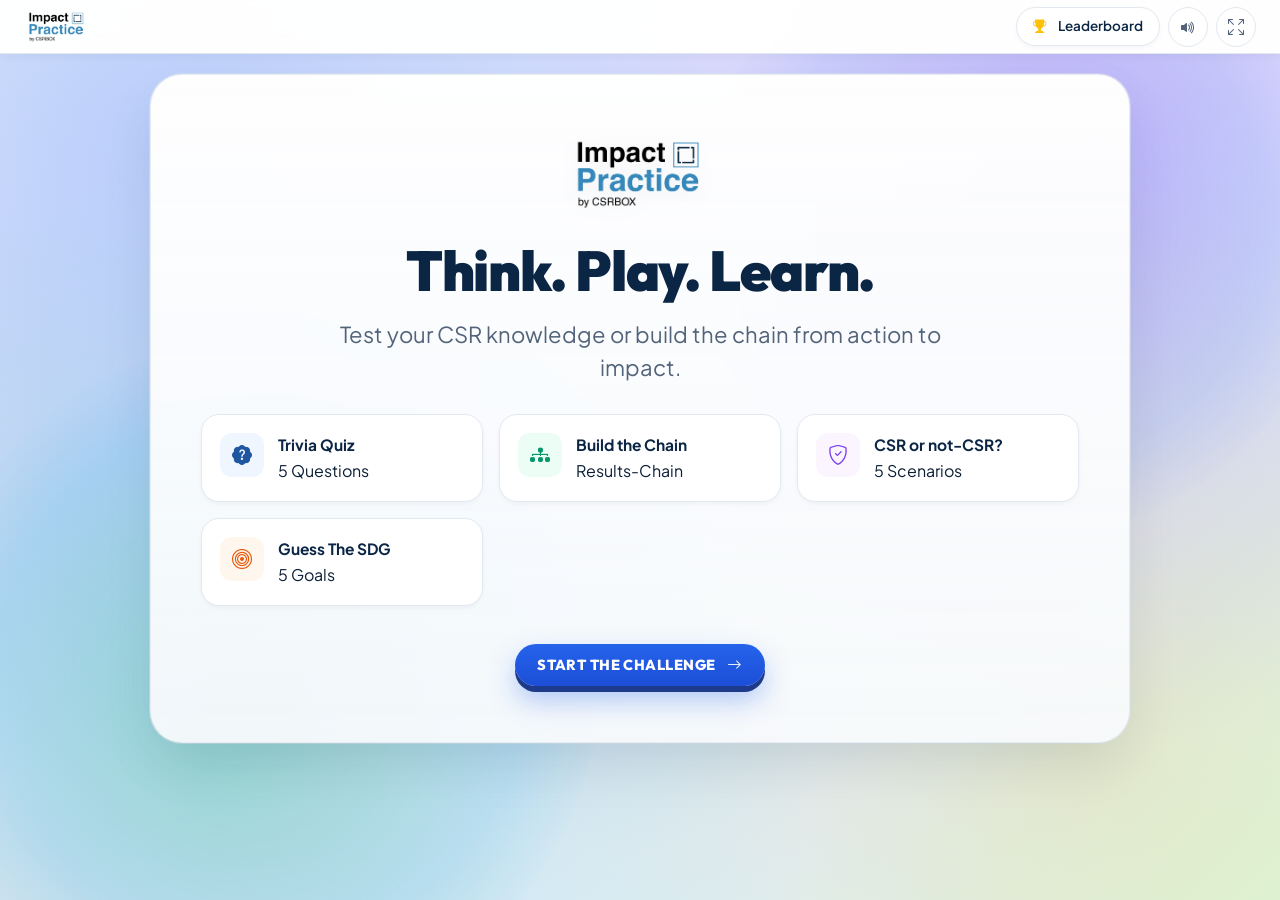
<file: index.html>
<!DOCTYPE html>
<html lang="en">

<head>
  <meta charset="UTF-8">
  <meta name="viewport"
    content="width=device-width, initial-scale=1.0, maximum-scale=1.0, user-scalable=no, viewport-fit=cover">
  <title>OPIF – Impact Practice Quiz</title>
  <meta name="description"
    content="Stall-ready interactive CSR and Results-Chain quiz experience for OPIF Masterclass by Impact Practice and CSRBOX.">
  <meta name="theme-color" content="#0b2545">

  <!-- Bootstrap 5 CSS -->
  <link rel="stylesheet" href="https://cdn.jsdelivr.net/npm/bootstrap@5.3.3/dist/css/bootstrap.min.css">
  <!-- Bootstrap Icons -->
  <link rel="stylesheet" href="https://cdn.jsdelivr.net/npm/bootstrap-icons@1.11.3/font/bootstrap-icons.min.css">

  <!-- Custom Application Styling -->
  <link rel="stylesheet" href="css/style.css">
</head>

<body>

  <!-- Ambient Background Accents -->
  <div class="kiosk-bg-decoration"></div>

  <!-- Confetti / Fireworks Canvas -->
  <canvas id="confetti-canvas"></canvas>

  <!-- Master App Container -->
  <div class="app-container">

    <!-- Top Navigation Header -->
    <header class="kiosk-header">
      <div class="header-inner">
        <!-- Brand & Logos -->
        <div class="brand-wrapper" id="brand-home-link" title="Return to Home">
          <img src="assets/impact-practice-logo.png" alt="Impact Practice Logo" class="logo-main" id="header-logo-ip">
        </div>

        <!-- Header Actions & Kiosk Utilities -->
        <div class="header-pills">
          <!-- Active Participant Badge -->
          <div id="header-participant-badge" class="participant-badge" style="display: none;">
            <i class="bi bi-person-check-fill"></i>
            <span id="header-participant-name">Participant</span>
          </div>

          <!-- Leaderboard Button -->
          <a href="#" class="live-stats-btn" id="header-stats-btn" title="View stall leaderboard">
            <i class="bi bi-trophy-fill text-warning me-1"></i>
            <span id="header-stats-text">Leaderboard</span>
          </a>

          <!-- Sound Mute/Unmute Toggle -->
          <button type="button" class="kiosk-tool-btn" id="sound-toggle-btn" title="Toggle Sound">
            <i class="bi bi-volume-up-fill"></i>
          </button>

          <!-- Fullscreen Kiosk Mode -->
          <button type="button" class="kiosk-tool-btn" id="fullscreen-toggle-btn" title="Toggle Fullscreen Kiosk">
            <i class="bi bi-arrows-fullscreen"></i>
          </button>
        </div>
      </div>
    </header>

    <!-- Main Viewport Area -->
    <main class="main-content">

      <!-- ====================================================================
           SCREEN 1: WELCOME SCREEN
           ==================================================================== -->
      <section id="screen-welcome" class="screen-view active">
        <div class="welcome-container">
          <div class="welcome-hero-card">
            <!-- Impact Practice Logo -->
            <img src="assets/impact-practice-logo.png" alt="IMPACT PRACTICE" class="welcome-logo-large">

            <h1 class="headline-hero">Think. Play. Learn.</h1>
            <p class="headline-sub mx-auto mt-3">
              Test your CSR knowledge or build the chain from action to impact.
            </p>

            <!-- Preview Mini Cards for the 4 Games -->
            <div class="welcome-features">
              <div class="feature-mini-card">
                <div class="feature-icon-box">
                  <i class="bi bi-patch-question-fill"></i>
                </div>
                <div>
                  <div class="feature-title">Trivia Quiz</div>
                  <div class="feature-badge-mini">5 Questions</div>
                </div>
              </div>

              <div class="feature-mini-card">
                <div class="feature-icon-box" style="background: #ecfdf5; color: #059669;">
                  <i class="bi bi-diagram-3-fill"></i>
                </div>
                <div>
                  <div class="feature-title">Build the Chain</div>
                  <div class="feature-badge-mini">Results-Chain</div>
                </div>
              </div>

              <div class="feature-mini-card">
                <div class="feature-icon-box" style="background: #faf5ff; color: #7c3aed;">
                  <i class="bi bi-shield-check"></i>
                </div>
                <div>
                  <div class="feature-title">CSR or not-CSR?</div>
                  <div class="feature-badge-mini">5 Scenarios</div>
                </div>
              </div>

              <div class="feature-mini-card">
                <div class="feature-icon-box" style="background: #fff7ed; color: #ea580c;">
                  <i class="bi bi-bullseye"></i>
                </div>
                <div>
                  <div class="feature-title">Guess The SDG</div>
                  <div class="feature-badge-mini">5 Goals</div>
                </div>
              </div>
            </div>

            <!-- Start CTA -->
            <div>
              <button type="button" class="btn-kiosk-primary" id="btn-start-challenge">
                START THE CHALLENGE <i class="bi bi-arrow-right"></i>
              </button>
            </div>
          </div>
        </div>
      </section>

      <!-- ====================================================================
           SCREEN 2: PARTICIPANT DETAILS SCREEN (10-Digit Phone Validation)
           ==================================================================== -->
      <section id="screen-details" class="screen-view">
        <div class="form-screen-wrap">
          <div class="kiosk-card">
            <div class="form-header-area">
              <span class="badge bg-primary-subtle text-primary border px-3 py-2 rounded-pill font-heading mb-2">
                Step 1 of 2
              </span>
              <h2 class="font-heading fw-bold" style="font-size: 28px; color: var(--brand-navy);">Welcome to Impact Practice</h2>
              <p class="text-muted mt-2" style="font-size: 14.5px;">
                Enter your details once. You can play all challenges with this profile.
              </p>
            </div>

            <form id="participant-form" novalidate>
              <!-- Organization Type (Profit / Non-Profit) -->
              <div class="form-input-group">
                <label class="form-label-kiosk">
                  <span>Organization Type</span>
                  <span class="badge-required">* Required</span>
                </label>
                <div class="org-radio-group">
                  <label class="org-radio-card active" id="label-org-profit">
                    <input type="radio" name="participant-org-type" value="Profit" checked>
                    <div class="org-radio-icon">
                      <i class="bi bi-buildings-fill"></i>
                    </div>
                    <div class="org-radio-text">
                      <strong>Profit</strong>
                    </div>
                    <div class="org-radio-check"><i class="bi bi-check-circle-fill"></i></div>
                  </label>

                  <label class="org-radio-card" id="label-org-nonprofit">
                    <input type="radio" name="participant-org-type" value="Non-Profit">
                    <div class="org-radio-icon">
                      <i class="bi bi-heart-fill"></i>
                    </div>
                    <div class="org-radio-text">
                      <strong>Non-Profit</strong>
                    </div>
                    <div class="org-radio-check"><i class="bi bi-check-circle-fill"></i></div>
                  </label>
                </div>
              </div>

              <!-- Organization Name -->
              <div class="form-input-group">
                <label for="participant-company" class="form-label-kiosk">
                  <span>Organization Name</span>
                  <span class="badge-optional">(Optional)</span>
                </label>
                <input type="text" id="participant-company" class="input-kiosk" autocomplete="organization">
              </div>

              <!-- Name Input -->
              <div class="form-input-group">
                <label for="participant-name" class="form-label-kiosk">
                  <span>Full Name</span>
                  <span class="badge-required">* Required</span>
                </label>
                <input type="text" id="participant-name" class="input-kiosk" placeholder="e.g. Priya Sharma" required
                  autocomplete="name">
                <div class="invalid-feedback">Please enter your name to proceed.</div>
              </div>

              <!-- Email Input -->
              <div class="form-input-group">
                <label for="participant-email" class="form-label-kiosk">
                  <span>Email Address</span>
                  <span class="badge-required">* Required</span>
                </label>
                <input type="email" id="participant-email" class="input-kiosk" placeholder="e.g. priya@organization.org"
                  required autocomplete="email">
                <div class="invalid-feedback">Please enter a valid email address.</div>
              </div>

              <!-- Phone Input (Strict 10 digits validation) -->
              <div class="form-input-group">
                <label for="participant-phone" class="form-label-kiosk">
                  <span>Phone Number</span>
                  <span class="badge-optional">(Optional, 10 Digits)</span>
                </label>
                <input type="tel" id="participant-phone" class="input-kiosk" placeholder="e.g. 9876543210"
                  maxlength="10" autocomplete="tel">
                <div class="invalid-feedback" id="participant-phone-error">Phone number must be exactly 10 digits.</div>
                <div class="input-hint">Enter your 10-digit mobile number for stall updates & prizes.</div>
              </div>

              <!-- Privacy Guarantee Note -->
              <div class="privacy-notice-box">
                <i class="bi bi-shield-check text-primary fs-5"></i>
                <span>Your contact details are kept strictly private and never displayed on public stall boards.</span>
              </div>

              <button type="submit" class="btn-kiosk-primary w-100" id="btn-submit-details">
                CONTINUE TO CHALLENGE <i class="bi bi-arrow-right"></i>
              </button>

              <!-- Secret Guest Skip Bypass Notification Area -->
              <div class="quick-guest-bypass-area text-center mt-3" id="guest-mode-trigger"></div>
            </form>
          </div>
        </div>
      </section>

      <!-- ====================================================================
           SCREEN 3: GAME SELECTION SCREEN (4 Interactive Games)
           ==================================================================== -->
      <section id="screen-selection" class="screen-view">
        <div class="selection-container">
          <div class="selection-header-wrap">
            <span class="selection-step-pill">Step 2 of 2</span>
            <h2 class="selection-title-v2">
              Choose Your <span class="challenge-text-highlight">Challenge<svg class="curve-underline-svg" viewBox="0 0 160 16" fill="none" xmlns="http://www.w3.org/2000/svg"><path d="M4 12C50 3 110 3 156 10" stroke="#22c55e" stroke-width="4.5" stroke-linecap="round"/></svg></span>
            </h2>
            <p class="selection-subheading-v2">
              Select any interactive game to test your expertise. You can play all 4 challenges during your stall visit!
            </p>
          </div>

          <div class="game-cards-grid-v2">
            <!-- Game 1: TRIVIA QUIZ -->
            <div class="game-choice-card-v2" id="choice-card-trivia" role="button" tabindex="0" title="Play Trivia Quiz">
              <img src="assets/card-trivia.png" alt="Trivia Quiz: Legal & Governance" class="challenge-card-img" draggable="false">
            </div>

            <!-- Game 2: BUILD THE CHAIN -->
            <div class="game-choice-card-v2" id="choice-card-chain" role="button" tabindex="0" title="Play Build the Chain">
              <img src="assets/card-chain.png" alt="Build the Chain: Results Chain Simulation" class="challenge-card-img" draggable="false">
            </div>

            <!-- Game 3: CSR OR NOT-CSR? -->
            <div class="game-choice-card-v2" id="choice-card-csrcheck" role="button" tabindex="0" title="Play CSR or Not-CSR?">
              <img src="assets/card-csr.png" alt="CSR or Not-CSR?: Scenario Classifier" class="challenge-card-img" draggable="false">
            </div>

            <!-- Game 4: GUESS THE SDG -->
            <div class="game-choice-card-v2" id="choice-card-sdg" role="button" tabindex="0" title="Play Guess the SDG">
              <img src="assets/card-sdg.png" alt="Guess the SDG: UN Global Goals" class="challenge-card-img" draggable="false">
            </div>
          </div>
        </div>
      </section>

      <!-- ====================================================================
           GAME 1 SCREEN: TRIVIA QUIZ (5 Questions)
           ==================================================================== -->
      <section id="screen-trivia" class="screen-view">
        <div class="quiz-container">
          <div class="quiz-header-bar">
            <button type="button" class="btn btn-outline-secondary rounded-pill px-3 py-1 btn-sm" id="trivia-back-btn">
              <i class="bi bi-arrow-left"></i> Games
            </button>
            <div class="quiz-progress-text" id="trivia-progress-text">Question 1 of 5</div>
          </div>

          <div class="quiz-progress-track">
            <div class="quiz-progress-fill" id="trivia-progress-fill" style="width: 20%;"></div>
          </div>

          <div class="question-box">
            <div class="question-label">CSR Statutory Compliance • Companies Act 2013</div>
            <h3 class="question-title" id="trivia-question-title">
              Loading question...
            </h3>
          </div>

          <div class="options-list" id="trivia-options-container">
            <!-- Dynamic options -->
          </div>

          <div class="quiz-explanation-box" id="trivia-explanation-box" style="display: none;">
            <i class="bi bi-info-circle-fill fs-5 mt-1"></i>
            <div id="trivia-explanation-text"></div>
          </div>

          <div class="d-flex justify-content-end mt-4">
            <button type="button" class="btn-kiosk-primary" id="trivia-next-btn" style="display: none;">
              NEXT QUESTION <i class="bi bi-arrow-right"></i>
            </button>
          </div>
        </div>
      </section>

      <!-- ====================================================================
           GAME 2 SCREEN A: BUILD THE CHAIN - SECTOR SELECTION
           ==================================================================== -->
      <section id="screen-chain-sector" class="screen-view">
        <div class="selection-container" style="max-width: 1100px;">
          <div class="chain-nav-bar">
            <div class="chain-breadcrumbs">
              <button type="button" onclick="window.opifApp.showScreen('screen-selection')">
                <i class="bi bi-arrow-left"></i> Back to Game Selection
              </button>
              <span>/</span>
              <span class="text-dark fw-bold">Build the Chain</span>
            </div>
          </div>

          <div class="text-start mt-2 mb-3">
            <h3 class="font-heading fw-bold" style="color: var(--brand-navy); font-size: 24px;">
              Explore Programmes by Sector
            </h3>
            <p class="text-muted" style="font-size: 15px;">
              Select a sector below to reconstruct the results chain for any programme.
            </p>
          </div>

          <!-- 12 Sectors Grid -->
          <div class="sectors-grid" id="sectors-grid">
            <!-- Injected by chain-game.js -->
          </div>
        </div>
      </section>

      <!-- ====================================================================
           GAME 2 SCREEN B: BUILD THE CHAIN - PROGRAMME SELECTION
           ==================================================================== -->
      <section id="screen-chain-programme" class="screen-view">
        <div class="quiz-container">
          <div class="chain-nav-bar">
            <div class="chain-breadcrumbs">
              <button type="button" id="btn-back-to-sectors">
                <i class="bi bi-arrow-left"></i> All Sectors
              </button>
              <span>/</span>
              <span class="text-dark fw-bold" id="programme-sector-title">Programmes</span>
            </div>
          </div>

          <p class="text-muted mb-4">
            Select an initiative below to reconstruct its impact pathway from on-ground activity to long-term impact.
          </p>

          <div class="programmes-list" id="programmes-list">
            <!-- Injected by chain-game.js -->
          </div>
        </div>
      </section>

      <!-- ====================================================================
           GAME 2 SCREEN C: BUILD THE CHAIN - BOARD (Options at Top, Slots Below)
           ==================================================================== -->
      <section id="screen-chain-board" class="screen-view">
        <div class="chain-board-wrap">
          <!-- Compact Header Bar (Clean, no single exploration tag) -->
          <div class="chain-prog-compact-header">
            <div>
              <h3 class="font-heading fw-bold mb-1" id="chain-board-prog-title"
                style="color: var(--brand-navy); font-size: 22px;">
                Programme Name
              </h3>
              <p class="text-muted small mb-2" id="chain-board-prog-blurb">
                Programme description
              </p>
              <div class="stakeholder-pills" id="chain-board-stakeholders">
                <!-- Colored stakeholder pills -->
              </div>
            </div>

            <button type="button" class="btn btn-outline-secondary rounded-pill btn-sm px-3" id="btn-back-from-board">
              <i class="bi bi-arrow-left"></i> Change Programme
            </button>
          </div>

          <!-- TOP OPTIONS BANK (Placed directly above the chain slots) -->
          <div class="top-options-bank" id="top-options-bank">
            <div class="bank-header-title">
              <span class="fw-bold font-heading" style="color: var(--brand-navy); font-size: 15px;">
                <i class="bi bi-collection-fill text-primary"></i> Available Stage Options (Tap to Select or Drag Below)
              </span>
              <span class="badge bg-primary-subtle text-primary rounded-pill px-3 py-1 small">
                Unplaced Cards
              </span>
            </div>
            <div class="bank-cards-grid" id="bank-cards-grid">
              <!-- Movable cards rendered here -->
            </div>
          </div>

          <!-- 4 CHAIN SLOTS BELOW -->
          <div class="chain-slots-column" id="chain-slots-column">
            <!-- 4 Drop Zones with Downward Arrows -->
          </div>

          <!-- Chain Summary Bar (Appears after submission) -->
          <div class="chain-summary-feedback" id="chain-summary-feedback-box" style="display: none;">
            <div>
              <div class="fs-5 fw-bold text-dark" id="chain-summary-score-text">
                Stage Placement Score: 4 / 4 Marks
              </div>
              <div class="text-muted small">
                Review the tags on the right of each stage above. Now answer the follow-up indicator question to finish
                with 5 marks!
              </div>
            </div>
            <button type="button" class="btn-kiosk-primary" id="btn-continue-to-indicator"
              style="min-height: 52px; white-space: nowrap;">
              CONTINUE TO INDICATOR QUESTION (1 MARK) <i class="bi bi-arrow-right"></i>
            </button>
          </div>

          <!-- Controls Bottom Bar -->
          <div class="d-flex justify-content-between align-items-center mt-3 pt-2">
            <div class="text-muted small">
              <i class="bi bi-info-circle"></i> Place all 4 stages into DO/WE, Output, Outcome, Impact to submit.
            </div>
            <button type="button" class="btn-kiosk-primary" id="chain-submit-btn">
              SUBMIT CHAIN <i class="bi bi-check2-circle"></i>
            </button>
          </div>
        </div>
      </section>

      <!-- ====================================================================
           GAME 2 SCREEN D: BONUS OUTCOME INDICATOR QUESTION (1 Mark -> Total 5)
           ==================================================================== -->
      <section id="screen-chain-indicator" class="screen-view">
        <div class="indicator-step-container">
          <div class="kiosk-card">
            <span class="badge bg-warning text-dark fw-bold px-3 py-1 rounded-pill mb-2">
              FINAL QUESTION • 1 MARK
            </span>
            <h3 class="font-heading fw-bold mb-1" id="ind-prog-title" style="color: var(--brand-navy);">
              Programme Outcome Indicator
            </h3>
            <p class="text-muted mb-3" style="font-size: 15px;">
              For the Outcome: <strong id="ind-outcome-text" class="text-dark">Outcome text</strong>, which indicator is
              the most credible and defensible to prove change to a funder?
            </p>

            <div id="ind-options-container" class="mt-4">
              <!-- 3 indicator cards injected by chain-game.js -->
            </div>

            <div class="d-flex justify-content-end mt-4 pt-3 border-top">
              <button type="button" class="btn-kiosk-primary" id="btn-finish-challenge" style="display: none;">
                FINISH CHALLENGE & VIEW FINAL SCORE <i class="bi bi-arrow-right"></i>
              </button>
            </div>
          </div>
        </div>
      </section>

      <!-- ====================================================================
           GAME 3 SCREEN: CSR OR NOT-CSR? (5 Questions)
           ==================================================================== -->
      <section id="screen-csrcheck" class="screen-view">
        <div class="quiz-container">
          <div class="quiz-header-bar">
            <button type="button" class="btn btn-outline-secondary rounded-pill px-3 py-1 btn-sm"
              id="csrcheck-back-btn">
              <i class="bi bi-arrow-left"></i> Games
            </button>
            <div class="quiz-progress-text" id="csrcheck-progress-text">Question 1 of 5</div>
          </div>

          <div class="quiz-progress-track">
            <div class="quiz-progress-fill" id="csrcheck-progress-fill" style="width: 20%;"></div>
          </div>

          <div class="question-box">
            <div class="question-label">Corporate Compliance • Schedule VII Mandate</div>
            <h3 class="question-title fs-4" id="csrcheck-prompt-title">
              Loading question...
            </h3>
          </div>

          <div class="options-grid-duo" id="csrcheck-options-container">
            <!-- 2 Big Column-Wise Choice Buttons (Side-by-Side, Zero Scroll) -->
          </div>

          <div class="quiz-explanation-box" id="csrcheck-explanation-box" style="display: none;">
            <i class="bi bi-info-circle-fill fs-5 mt-1"></i>
            <div id="csrcheck-explanation-text"></div>
          </div>

          <div class="d-flex justify-content-end mt-4">
            <button type="button" class="btn-kiosk-primary" id="csrcheck-next-btn" style="display: none;">
              NEXT QUESTION <i class="bi bi-arrow-right"></i>
            </button>
          </div>
        </div>
      </section>

      <!-- ====================================================================
           GAME 4 SCREEN: GUESS THE SDG (5 Official UN Global Goals • 5 Marks)
           ==================================================================== -->
      <section id="screen-sdg" class="screen-view">
        <div class="quiz-container">
          <div class="quiz-header-bar">
            <button type="button" class="btn btn-outline-secondary rounded-pill px-3 py-1 btn-sm" id="sdg-back-btn">
              <i class="bi bi-arrow-left"></i> Games
            </button>
            <div class="quiz-progress-text" id="sdg-progress-text">Goal 1 of 5</div>
          </div>

          <div class="quiz-progress-track">
            <div class="quiz-progress-fill" id="sdg-progress-fill" style="width: 20%;"></div>
          </div>

          <!-- Featured UN SDG Visual Tile -->
          <div class="sdg-featured-display-card" id="sdg-visual-tile">
            <!-- Injected by sdg-game.js -->
          </div>

          <div class="options-grid-2x2" id="sdg-options-container">
            <!-- 4 Option Cards Injected by sdg-game.js -->
          </div>

          <div class="quiz-explanation-box" id="sdg-explanation-box" style="display: none;">
            <i class="bi bi-info-circle-fill fs-5 mt-1"></i>
            <div id="sdg-explanation-text"></div>
          </div>

          <div class="d-flex justify-content-end mt-2" id="sdg-next-container">
            <button type="button" class="btn-kiosk-primary" id="sdg-next-btn" style="display: none;">
              NEXT GOAL <i class="bi bi-arrow-right"></i>
            </button>
          </div>
        </div>
      </section>

      <!-- ====================================================================
           SCREEN 8: RESULT & CELEBRATION (Out of 5 Marks + Fireworks for 5/5)
           ==================================================================== -->
      <section id="screen-result" class="screen-view">
        <div class="result-card-wrap">
          <div class="celebration-box" id="celebration-box-wrap">
            <div class="trophy-visual" id="result-trophy-icon">
              <i class="bi bi-trophy-fill"></i>
            </div>

            <div class="result-badge-top" id="result-badge-text">
              <i class="bi bi-award-fill"></i> CHALLENGE COMPLETE
            </div>

            <div class="result-score-callout">
              <span class="score-num" id="result-score-num">5</span>
              <span class="score-denom" id="result-score-denom">/5</span>
            </div>

            <h2 class="result-title" id="result-title">CHAMPION!</h2>
            <p class="result-message" id="result-message">
              Outstanding work! You demonstrated complete mastery.
            </p>

            <!-- ZCZP Educational Deep Dive Button (for Game 3 or on result) -->
            <div id="result-zczp-cta-box" class="mb-4" style="display: none;">
              <button type="button" class="btn btn-outline-primary rounded-pill px-4 py-2 font-heading fw-bold"
                id="btn-explore-zczp">
                <i class="bi bi-lightbulb"></i> Explore more about ZCZPs…
              </button>
            </div>

            <div class="result-action-btns">
              <button type="button" class="btn-kiosk-primary w-100" id="result-btn-play-again"
                data-last-game="Trivia Quiz">
                PLAY AGAIN <i class="bi bi-arrow-clockwise"></i>
              </button>

              <button type="button" class="btn-kiosk-secondary w-100" id="result-btn-choose-other">
                TRY ANOTHER GAME <i class="bi bi-controller"></i>
              </button>

              <button type="button" class="btn btn-link text-muted mt-2" id="result-btn-new-participant">
                <i class="bi bi-person-plus"></i> Next Stall Participant / Home
              </button>
            </div>
          </div>
        </div>
      </section>

      <!-- ====================================================================
           SCREEN 9: STALL LEADERBOARD & SUMMARY SCOREBOARD
           ==================================================================== -->
      <section id="screen-dashboard" class="screen-view">
        <div class="selection-container" style="max-width: 1100px;">
          
          <!-- Top Header Wrap -->
          <div class="dash-header-wrap">
            <div>
              <button type="button" class="btn btn-outline-secondary rounded-pill btn-sm px-3 mb-2"
                id="dash-back-home-btn">
                <i class="bi bi-arrow-left"></i> Return to Quiz Home
              </button>
              <h2 class="font-heading fw-bold mb-1" style="font-size: 28px; color: var(--brand-navy);">
                Stall Leaderboard 🏆
              </h2>
              <p class="text-muted small mb-0">
                Live participant rankings and scores synced across all stall devices in real-time.
              </p>
            </div>

            <div class="d-flex align-items-center gap-2">
              <span
                class="badge bg-success-subtle text-success border border-success-subtle px-3 py-2 rounded-pill font-heading"
                id="dash-public-badge">
                <span class="live-pulse"></span> Leaderboard Active
              </span>
            </div>
          </div>

          <!-- SECTION 1: LEADERBOARD TABLE (TOP - FIRST ON SCREEN) -->
          <div class="kiosk-card p-4 mt-2 mb-4 shadow-sm" style="border-radius: 24px;">
            <div class="d-flex justify-content-between align-items-center mb-3">
              <h4 class="font-heading fw-bold mb-0" style="color: var(--brand-navy); font-size: 19px;">
                <i class="bi bi-trophy-fill text-warning me-2"></i> Participant Leaderboard
              </h4>
              <span class="text-muted small">
                <i class="bi bi-shield-check text-success"></i> Synced Live via Cloud Database
              </span>
            </div>

            <!-- Scrollable Table Container with Sticky Headers (Fits ~20 rows cleanly) -->
            <div class="table-scroll-container">
              <table class="activity-feed-table">
                <thead>
                  <tr>
                    <th style="width: 8%; text-align: center;">#</th>
                    <th style="width: 36%; text-align: left;">Participant</th>
                    <th style="width: 26%; text-align: center;">Game Played</th>
                    <th style="width: 15%; text-align: center;">Score</th>
                    <th style="width: 15%; text-align: center;">Time</th>
                  </tr>
                </thead>
                <tbody id="dash-activity-tbody">
                  <!-- Real attendee rows with Serial Number 1, 2, 3... -->
                </tbody>
              </table>
            </div>

            <div class="d-flex justify-content-between align-items-center mt-3 pt-3 border-top">
              <span class="text-muted small">
                <i class="bi bi-arrow-repeat"></i> Auto-refreshing across all stall tablets & screens.
              </span>
              <button type="button" class="btn btn-link text-danger btn-sm p-0" id="dash-reset-data-btn">
                Clear Stall Data
              </button>
            </div>
          </div>

          <!-- SECTION 2: SCOREBOARD SUMMARY STATS (BOTTOM - BELOW LEADERBOARD) -->
          <div class="mb-2">
            <h5 class="font-heading fw-bold text-muted small text-uppercase letter-spacing-1 mb-2">
              <i class="bi bi-graph-up"></i> Stall Engagement Scoreboard
            </h5>
          </div>

          <div class="dash-stats-grid">
            <div class="dash-stat-card">
              <div class="dash-stat-label">Total Participants</div>
              <div class="dash-stat-value" id="dash-total-participants">0</div>
              <div class="dash-stat-sub">Unique attendees registered</div>
            </div>

            <div class="dash-stat-card">
              <div class="dash-stat-label">Today's Visitors</div>
              <div class="dash-stat-value text-primary" id="dash-today-count">0</div>
              <div class="dash-stat-sub">Active stall visitors today</div>
            </div>

            <div class="dash-stat-card">
              <div class="dash-stat-label">Total Game Plays</div>
              <div class="dash-stat-value text-success" id="dash-total-plays">0</div>
              <div class="dash-stat-sub">All completed kiosk challenges</div>
            </div>

            <div class="dash-stat-card">
              <div class="dash-stat-label">100% Champions</div>
              <div class="dash-stat-value text-warning" id="dash-champions-count">0</div>
              <div class="dash-stat-sub">Flawless perfect scores 🏆</div>
            </div>
          </div>

        </div>
      </section>

    </main>
  </div>

  <!-- ====================================================================
       ZCZP EDUCATIONAL MODAL (Explore more about ZCZPs)
       ==================================================================== -->
  <div class="zczp-modal-overlay" id="zczp-modal">
    <div class="zczp-modal-card">
      <div class="d-flex justify-content-between align-items-start mb-3">
        <div>
          <span class="badge bg-purple-subtle text-purple px-3 py-1 rounded-pill small fw-bold mb-1">
            Social Stock Exchange (SSE)
          </span>
          <h3 class="font-heading fw-bold mb-1" style="color: var(--brand-navy); font-size: 24px;">
            Zero Coupon Zero Principal (ZCZP) Instruments
          </h3>
          <p class="text-muted small mb-0">
            SEBI & MCA Regulatory Framework for Social Sector Finance
          </p>
        </div>
        <button type="button" class="btn-close" id="btn-close-zczp-modal" aria-label="Close"></button>
      </div>

      <div class="mt-3">
        <div class="p-3 mb-3 bg-light rounded-3 border-start border-4 border-primary">
          <h5 class="fw-bold fs-6 mb-1 text-primary">What is a ZCZP?</h5>
          <p class="mb-0 small text-dark">
            Zero Coupon Zero Principal instruments are specialized securities listed on the Social Stock Exchange (SSE).
            They carry zero interest and zero principal repayment, acting as formal, audited philanthropic grants for
            Non-Profit Organizations (NPOs).
          </p>
        </div>

        <div class="p-3 mb-3 bg-light rounded-3 border-start border-4 border-success">
          <h5 class="fw-bold fs-6 mb-1 text-success">Why are CSR Foundations Subscribing?</h5>
          <p class="mb-0 small text-dark">
            Subscription to ZCZPs guarantees standardized exchange disclosures, audited fund utilization, mandatory
            Social Audit reports, and verifiable outcome tracking, eliminating reporting opacity.
          </p>
        </div>

        <div class="p-3 mb-3 bg-light rounded-3 border-start border-4 border-warning">
          <h5 class="fw-bold fs-6 mb-1 text-warning">Is it Eligible Under Indian CSR Law?</h5>
          <p class="mb-0 small text-dark">
            <strong>Yes!</strong> The Ministry of Corporate Affairs (MCA) has officially confirmed that corporates
            subscribing to ZCZP instruments issued by eligible registered NPOs can account for it as legitimate CSR
            spend under Section 135 and Schedule VII.
          </p>
        </div>

        <div class="p-3 bg-primary-subtle rounded-3 text-dark small">
          <i class="bi bi-award-fill text-primary"></i> <strong>Impact Practice Guidance:</strong> We help CSR leaders
          assess SSE-listed projects, verify Theories of Change, and monitor milestone-based social outcomes.
        </div>
      </div>

      <div class="text-end mt-4">
        <button type="button" class="btn btn-secondary rounded-pill px-4"
          onclick="document.getElementById('zczp-modal').style.display='none'">
          Close
        </button>
      </div>
    </div>
  </div>

  <!-- Scripts: Modular 4-Game Architecture -->
  <script src="js/firebase-sync.js"></script>
  <script src="js/data.js"></script>
  <script src="js/app.js"></script>
  <script src="js/trivia-quiz.js"></script>
  <script src="js/chain-game.js"></script>
  <script src="js/csr-check-game.js"></script>
  <script src="js/sdg-game.js"></script>
  <script src="js/dashboard.js"></script>
</body>

</html>
</file>
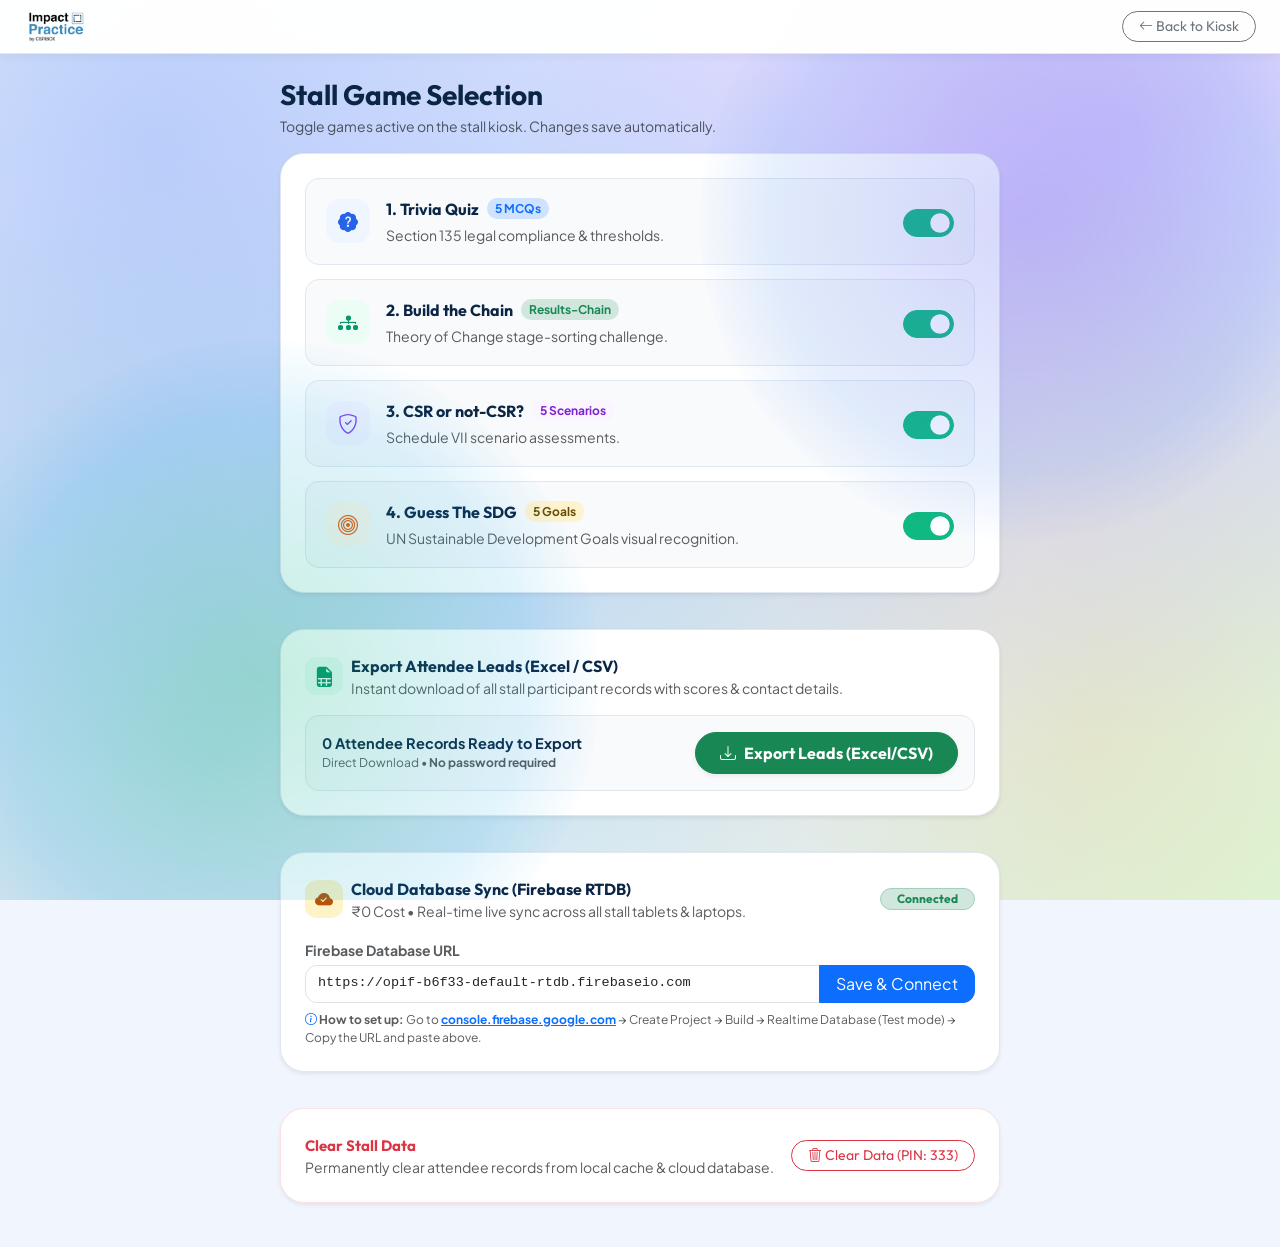
<file: setting/index.html>
<!DOCTYPE html>
<html lang="en">
<head>
  <meta charset="UTF-8">
  <meta name="viewport" content="width=device-width, initial-scale=1.0, maximum-scale=1.0, user-scalable=no, viewport-fit=cover">
  <title>Organizer Settings – OPIF Impact Practice Quiz</title>
  <meta name="description" content="Persistent kiosk game configuration for OPIF Masterclass stall organizers.">
  <meta name="theme-color" content="#0b2545">

  <!-- Bootstrap 5 CSS -->
  <link rel="stylesheet" href="https://cdn.jsdelivr.net/npm/bootstrap@5.3.3/dist/css/bootstrap.min.css">
  <!-- Bootstrap Icons -->
  <link rel="stylesheet" href="https://cdn.jsdelivr.net/npm/bootstrap-icons@1.11.3/font/bootstrap-icons.min.css">
  
  <!-- Custom Stylesheet -->
  <link rel="stylesheet" href="../css/style.css">
  <style>
    .settings-card {
      background: #ffffff;
      border: 1px solid var(--border-subtle);
      border-radius: 18px;
      padding: 24px;
      box-shadow: 0 4px 20px rgba(0,0,0,0.04);
      margin-bottom: 20px;
      transition: all 0.2s ease;
    }
    .settings-toggle-row {
      display: flex;
      align-items: center;
      justify-content: space-between;
      gap: 16px;
      padding: 18px 20px;
      background: #f8fafc;
      border: 1.5px solid #e2e8f0;
      border-radius: 14px;
      margin-bottom: 14px;
      transition: all 0.2s ease;
    }
    .settings-toggle-row:hover {
      border-color: var(--brand-blue);
      background: #ffffff;
      box-shadow: 0 4px 14px rgba(37,99,235,0.06);
    }
    .form-check-input {
      width: 3.2em !important;
      height: 1.8em !important;
      cursor: pointer;
    }
    .form-check-input:checked {
      background-color: var(--brand-emerald) !important;
      border-color: var(--brand-emerald) !important;
    }
    .toast-saved {
      position: fixed;
      top: 90px;
      right: 24px;
      background: linear-gradient(135deg, #065f46 0%, #047857 100%);
      color: #ffffff;
      padding: 16px 22px;
      border-radius: 14px;
      box-shadow: 0 12px 30px rgba(6,95,70,0.3);
      z-index: 99999;
      display: none;
      align-items: center;
      gap: 12px;
      font-weight: 600;
      animation: screenFadeIn 0.3s ease;
    }
  </style>
</head>
<body style="background-color: var(--bg-page);">

  <!-- Ambient Background Accents -->
  <div class="kiosk-bg-decoration"></div>

  <!-- Top Navigation Header (Frozen / Fixed at Top) -->
  <header class="kiosk-header">
    <div class="header-inner">
      <div class="brand-wrapper" onclick="window.location.href='../index.html'" style="cursor: pointer;" title="Return to Quiz Home">
        <img src="../assets/impact-practice-logo.png" alt="Impact Practice Logo" class="logo-main">
      </div>

      <div class="header-pills">
        <a href="../index.html" class="btn btn-outline-secondary rounded-pill px-3 py-1 font-heading btn-sm">
          <i class="bi bi-arrow-left"></i> Back to Kiosk
        </a>
      </div>
    </div>
  </header>

  <!-- Main Content Viewport -->
  <main class="main-content" style="max-width: 760px; padding: 24px 20px;">
    
    <!-- Title Area -->
    <div class="mb-3 text-start">
      <h1 class="font-heading fw-bold mb-1" style="font-size: 28px; color: var(--brand-navy);">
        Stall Game Selection
      </h1>
      <p class="text-muted small mb-0">Toggle games active on the stall kiosk. Changes save automatically.</p>
    </div>

    <!-- Active Games Toggle Card (ONLY Section) -->
    <div class="settings-card shadow-sm" style="border-radius: 24px; padding: 24px;">
      <!-- Toggle 1: Trivia Quiz -->
      <div class="settings-toggle-row">
        <div class="d-flex align-items-center gap-3">
          <div style="width: 44px; height: 44px; border-radius: 14px; background: #eff6ff; display: flex; align-items: center; justify-content: center; font-size: 20px; color: #2563eb; flex-shrink: 0;">
            <i class="bi bi-patch-question-fill"></i>
          </div>
          <div>
            <div class="d-flex align-items-center gap-2">
              <strong class="font-heading" style="font-size: 16px; color: var(--brand-navy);">1. Trivia Quiz</strong>
              <span class="badge bg-primary-subtle text-primary rounded-pill small">5 MCQs</span>
            </div>
            <div class="text-muted small mt-1">Section 135 legal compliance & thresholds.</div>
          </div>
        </div>
        <div class="form-check form-switch mb-0">
          <input class="form-check-input" type="checkbox" id="setting-toggle-trivia" checked>
        </div>
      </div>

      <!-- Toggle 2: Build the Chain -->
      <div class="settings-toggle-row">
        <div class="d-flex align-items-center gap-3">
          <div style="width: 44px; height: 44px; border-radius: 14px; background: #ecfdf5; display: flex; align-items: center; justify-content: center; font-size: 20px; color: #059669; flex-shrink: 0;">
            <i class="bi bi-diagram-3-fill"></i>
          </div>
          <div>
            <div class="d-flex align-items-center gap-2">
              <strong class="font-heading" style="font-size: 16px; color: var(--brand-navy);">2. Build the Chain</strong>
              <span class="badge bg-success-subtle text-success rounded-pill small">Results-Chain</span>
            </div>
            <div class="text-muted small mt-1">Theory of Change stage-sorting challenge.</div>
          </div>
        </div>
        <div class="form-check form-switch mb-0">
          <input class="form-check-input" type="checkbox" id="setting-toggle-chain" checked>
        </div>
      </div>

      <!-- Toggle 3: CSR or not-CSR? -->
      <div class="settings-toggle-row">
        <div class="d-flex align-items-center gap-3">
          <div style="width: 44px; height: 44px; border-radius: 14px; background: #f5f3ff; display: flex; align-items: center; justify-content: center; font-size: 20px; color: #7c3aed; flex-shrink: 0;">
            <i class="bi bi-shield-check"></i>
          </div>
          <div>
            <div class="d-flex align-items-center gap-2">
              <strong class="font-heading" style="font-size: 16px; color: var(--brand-navy);">3. CSR or not-CSR?</strong>
              <span class="badge bg-purple-subtle text-purple rounded-pill small">5 Scenarios</span>
            </div>
            <div class="text-muted small mt-1">Schedule VII scenario assessments.</div>
          </div>
        </div>
        <div class="form-check form-switch mb-0">
          <input class="form-check-input" type="checkbox" id="setting-toggle-csrcheck" checked>
        </div>
      </div>

      <!-- Toggle 4: Guess The SDG -->
      <div class="settings-toggle-row mb-0">
        <div class="d-flex align-items-center gap-3">
          <div style="width: 44px; height: 44px; border-radius: 14px; background: #fff7ed; display: flex; align-items: center; justify-content: center; font-size: 20px; color: #ea580c; flex-shrink: 0;">
            <i class="bi bi-bullseye"></i>
          </div>
          <div>
            <div class="d-flex align-items-center gap-2">
              <strong class="font-heading" style="font-size: 16px; color: var(--brand-navy);">4. Guess The SDG</strong>
              <span class="badge bg-warning-subtle text-warning-emphasis rounded-pill small">5 Goals</span>
            </div>
            <div class="text-muted small mt-1">UN Sustainable Development Goals visual recognition.</div>
          </div>
        </div>
        <div class="form-check form-switch mb-0">
          <input class="form-check-input" type="checkbox" id="setting-toggle-sdg" checked>
        </div>
      </div>
    </div>

    <!-- Attendee Leads Export Card (No Password Required) -->
    <div class="settings-card shadow-sm mt-3" style="border-radius: 24px; padding: 24px;">
      <div class="d-flex align-items-center justify-content-between mb-2">
        <div class="d-flex align-items-center gap-2">
          <div style="width: 38px; height: 38px; border-radius: 12px; background: #ecfdf5; display: flex; align-items: center; justify-content: center; font-size: 20px; color: #059669; flex-shrink: 0;">
            <i class="bi bi-file-earmark-spreadsheet-fill"></i>
          </div>
          <div>
            <strong class="font-heading" style="font-size: 16px; color: var(--brand-navy);">Export Attendee Leads (Excel / CSV)</strong>
            <div class="text-muted small">Instant download of all stall participant records with scores & contact details.</div>
          </div>
        </div>
      </div>

      <div class="mt-3 d-flex flex-wrap align-items-center justify-content-between gap-3 p-3" style="background: #f8fafc; border: 1.5px solid #e2e8f0; border-radius: 14px;">
        <div>
          <div class="fw-bold" style="font-size: 14.5px; color: var(--brand-navy);" id="setting-export-count-label">
            Checking attendee records...
          </div>
          <div class="text-muted small" style="font-size: 12px;">Direct Download • <strong>No password required</strong></div>
        </div>
        <button type="button" class="btn btn-success px-4 py-2 font-heading fw-bold d-inline-flex align-items-center gap-2 rounded-pill shadow-sm" id="btn-export-xlsx">
          <i class="bi bi-download"></i> Export Leads (Excel/CSV)
        </button>
      </div>
    </div>

    <!-- Cloud Database (Firebase Realtime Database) Sync Card -->
    <div class="settings-card shadow-sm mt-3" style="border-radius: 24px; padding: 24px;">
      <div class="d-flex align-items-center justify-content-between mb-2">
        <div class="d-flex align-items-center gap-2">
          <div style="width: 38px; height: 38px; border-radius: 12px; background: #fef3c7; display: flex; align-items: center; justify-content: center; font-size: 18px; color: #b45309; flex-shrink: 0;">
            <i class="bi bi-cloud-check-fill"></i>
          </div>
          <div>
            <strong class="font-heading" style="font-size: 16px; color: var(--brand-navy);">Cloud Database Sync (Firebase RTDB)</strong>
            <div class="text-muted small">₹0 Cost • Real-time live sync across all stall tablets & laptops.</div>
          </div>
        </div>
        <span class="badge bg-success-subtle text-success border border-success-subtle rounded-pill px-3 py-1 font-heading" id="firebase-status-badge">
          Connected
        </span>
      </div>

      <div class="mt-3">
        <label class="form-label small fw-bold text-muted mb-1">Firebase Database URL</label>
        <div class="input-group">
          <input type="text" class="form-control" id="setting-firebase-url" placeholder="https://your-project-default-rtdb.firebaseio.com" style="border-radius: 12px 0 0 12px; font-family: monospace; font-size: 13.5px;">
          <button class="btn btn-primary px-3" type="button" id="setting-firebase-save-btn" style="border-radius: 0 12px 12px 0;">
            Save & Connect
          </button>
        </div>
        <div class="text-muted small mt-2" style="font-size: 12px;">
          <i class="bi bi-info-circle text-primary"></i> <strong>How to set up:</strong> Go to <a href="https://console.firebase.google.com/" target="_blank" class="fw-bold">console.firebase.google.com</a> &rarr; Create Project &rarr; Build &rarr; Realtime Database (Test mode) &rarr; Copy the URL and paste above.
        </div>
      </div>
    </div>

    <!-- Clear Stall Data Maintenance Card (Password Required: 333) -->
    <div class="settings-card shadow-sm mt-3" style="border-radius: 24px; padding: 24px; border: 1.5px solid #fee2e2;">
      <div class="d-flex align-items-center justify-content-between flex-wrap gap-2">
        <div>
          <strong class="font-heading text-danger" style="font-size: 15px;">Clear Stall Data</strong>
          <div class="text-muted small">Permanently clear attendee records from local cache & cloud database.</div>
        </div>
        <button type="button" class="btn btn-outline-danger btn-sm rounded-pill px-3 py-1 font-heading" id="btn-clear-stall-data">
          <i class="bi bi-trash3"></i> Clear Data (PIN: 333)
        </button>
      </div>
    </div>
  </main>

  <!-- Saved Notification Toast -->
  <div class="toast-saved" id="setting-toast">
    <svg width="22" height="22" viewBox="0 0 24 24" fill="none" stroke="#ffffff" stroke-width="2.5" stroke-linecap="round" stroke-linejoin="round">
      <path d="M22 11.08V12a10 10 0 1 1-5.93-9.14"></path>
      <polyline points="22 4 12 14.01 9 11.01"></polyline>
    </svg>
    <span id="setting-toast-msg">Configuration saved persistently!</span>
  </div>

  <script src="../js/firebase-sync.js"></script>
  <script>
    const ORGANIZER_PIN = "333";
    const SETTINGS_KEY = 'OPIF_GAME_SETTINGS';
    const RECORDS_KEY = 'OPIF_QUIZ_RECORDS';

    function getSettings() {
      const defaults = { trivia: true, chain: true, csrcheck: true, sdg: true };
      try {
        const saved = localStorage.getItem(SETTINGS_KEY);
        return saved ? { ...defaults, ...JSON.parse(saved) } : defaults;
      } catch (e) {
        return defaults;
      }
    }

    function saveSettings(settings) {
      localStorage.setItem(SETTINGS_KEY, JSON.stringify(settings));
      showToast("Configuration saved persistently!");
      updateSummaryText(settings);
    }

    function showToast(msg) {
      const toast = document.getElementById('setting-toast');
      const msgEl = document.getElementById('setting-toast-msg');
      if (msgEl) msgEl.textContent = msg;
      if (toast) {
        toast.style.display = 'flex';
        setTimeout(() => {
          toast.style.display = 'none';
        }, 3000);
      }
    }

    function updateSummaryText(settings) {
      const summaryEl = document.getElementById('setting-status-summary');
      if (!summaryEl) return;
      const activeCount = [settings.trivia, settings.chain, settings.csrcheck, settings.sdg].filter(Boolean).length;
      if (activeCount === 4) {
        summaryEl.textContent = "All 4 interactive games are active on the kiosk home screen.";
      } else if (activeCount === 0) {
        summaryEl.textContent = "Warning: No games active. Please enable at least one game!";
      } else {
        summaryEl.textContent = `${activeCount} of 4 games active on the kiosk home screen.`;
      }
    }

    async function loadAttendeeRecords() {
      let records = [];
      try {
        if (window.FirebaseSync) {
          records = await window.FirebaseSync.fetchRecords();
        } else {
          records = JSON.parse(localStorage.getItem(RECORDS_KEY) || '[]');
        }
      } catch (e) {
        records = JSON.parse(localStorage.getItem(RECORDS_KEY) || '[]');
      }
      records = (records || []).filter(r => r && typeof r === 'object' && r.name);
      const countEl = document.getElementById('setting-export-count-label');
      if (countEl) {
        countEl.textContent = `${records.length} Attendee Record${records.length === 1 ? '' : 's'} Ready to Export`;
      }
      return records;
    }

    async function exportLeadsFile() {
      const records = await loadAttendeeRecords();
      if (!records || records.length === 0) {
        alert("No attendee records available to export yet. Please play a quiz first.");
        return;
      }

      const headers = [
        "S.No",
        "Date & Time",
        "Full Name",
        "Email Address",
        "Phone Number",
        "Organization Type",
        "Organization Name",
        "Game Played",
        "Score",
        "Max Score",
        "Percentage",
        "Result Status"
      ];

      const escapeCsv = (val) => {
        if (val === null || val === undefined) return '""';
        const str = String(val).replace(/"/g, '""');
        return `"${str}"`;
      };

      const rows = records.map((r, idx) => {
        const score = Number(r.score) || 0;
        const maxScore = Number(r.maxScore) || 5;
        const pct = Math.round((score / maxScore) * 100);
        const status = score === maxScore ? "Champion" : pct >= 60 ? "Proficient" : "Participant";
        const dateStr = r.timestamp ? new Date(r.timestamp).toLocaleString('en-IN') : new Date().toLocaleString('en-IN');
        return [
          idx + 1,
          escapeCsv(dateStr),
          escapeCsv(r.name || 'Guest'),
          escapeCsv(r.email || ''),
          escapeCsv(r.phone || ''),
          escapeCsv(r.orgType || 'Profit'),
          escapeCsv(r.company || ''),
          escapeCsv(r.game || 'Trivia Quiz'),
          score,
          maxScore,
          `${pct}%`,
          escapeCsv(status)
        ].join(',');
      });

      // UTF-8 BOM (\uFEFF) ensures Excel opens without encoding issues
      const csvContent = '\uFEFF' + [headers.join(','), ...rows].join('\r\n');
      const blob = new Blob([csvContent], { type: 'text/csv;charset=utf-8;' });
      const url = URL.createObjectURL(blob);
      const a = document.createElement('a');
      const datePart = new Date().toISOString().slice(0, 10);
      a.href = url;
      a.download = `OPIF_Impact_Practice_Attendee_Leads_${datePart}.csv`;
      document.body.appendChild(a);
      a.click();
      document.body.removeChild(a);
      URL.revokeObjectURL(url);

      showToast("Attendee leads exported successfully!");
    }

    document.addEventListener('DOMContentLoaded', () => {
      const settings = getSettings();

      const toggleTrivia = document.getElementById('setting-toggle-trivia');
      const toggleChain = document.getElementById('setting-toggle-chain');
      const toggleCsrCheck = document.getElementById('setting-toggle-csrcheck');
      const toggleSdg = document.getElementById('setting-toggle-sdg');

      if (toggleTrivia) toggleTrivia.checked = settings.trivia;
      if (toggleChain) toggleChain.checked = settings.chain;
      if (toggleCsrCheck) toggleCsrCheck.checked = settings.csrcheck;
      if (toggleSdg) toggleSdg.checked = settings.sdg;

      updateSummaryText(settings);
      loadAttendeeRecords();

      function handleToggleChange() {
        const newSettings = {
          trivia: toggleTrivia.checked,
          chain: toggleChain.checked,
          csrcheck: toggleCsrCheck.checked,
          sdg: toggleSdg.checked
        };

        // Guarantee at least one game remains selected
        if (!newSettings.trivia && !newSettings.chain && !newSettings.csrcheck && !newSettings.sdg) {
          alert("At least one game must remain active on the stall kiosk.");
          this.checked = true;
          return;
        }

        saveSettings(newSettings);
      }

      if (toggleTrivia) toggleTrivia.addEventListener('change', handleToggleChange);
      if (toggleChain) toggleChain.addEventListener('change', handleToggleChange);
      if (toggleCsrCheck) toggleCsrCheck.addEventListener('change', handleToggleChange);
      if (toggleSdg) toggleSdg.addEventListener('change', handleToggleChange);

      // Export XLSX Button (NO PASSWORD REQUIRED)
      const exportBtn = document.getElementById('btn-export-xlsx');
      if (exportBtn) {
        exportBtn.addEventListener('click', () => {
          exportLeadsFile();
        });
      }

      // Clear Stall Data Button (PASSWORD REQUIRED: 333)
      const clearBtn = document.getElementById('btn-clear-stall-data');
      if (clearBtn) {
        clearBtn.addEventListener('click', async () => {
          const pin = prompt("Enter Organizer Passcode to clear stall data:");
          if (pin === ORGANIZER_PIN || pin === "opif2026") {
            if (confirm("Are you sure you want to permanently clear all attendee records from the stall? This cannot be undone.")) {
              if (window.FirebaseSync) {
                await window.FirebaseSync.clearAll();
              }
              localStorage.removeItem(RECORDS_KEY);
              await loadAttendeeRecords();
              showToast("All stall data cleared successfully.");
            }
          } else if (pin !== null) {
            alert("Incorrect organizer passcode.");
          }
        });
      }

      // Firebase Sync URL Binding
      const fbUrlInput = document.getElementById('setting-firebase-url');
      const fbSaveBtn = document.getElementById('setting-firebase-save-btn');
      if (fbUrlInput && window.FirebaseSync) {
        fbUrlInput.value = window.FirebaseSync.getUrl();
      }
      if (fbSaveBtn && fbUrlInput) {
        fbSaveBtn.addEventListener('click', () => {
          const val = fbUrlInput.value.trim();
          if (val && !val.startsWith('http')) {
            alert('Please enter a valid URL starting with https://');
            return;
          }
          if (window.FirebaseSync) {
            window.FirebaseSync.setUrl(val);
          }
          showToast('Firebase Database URL updated!');
          loadAttendeeRecords();
        });
      }
    });
  </script>
</body>
</html>
</file>
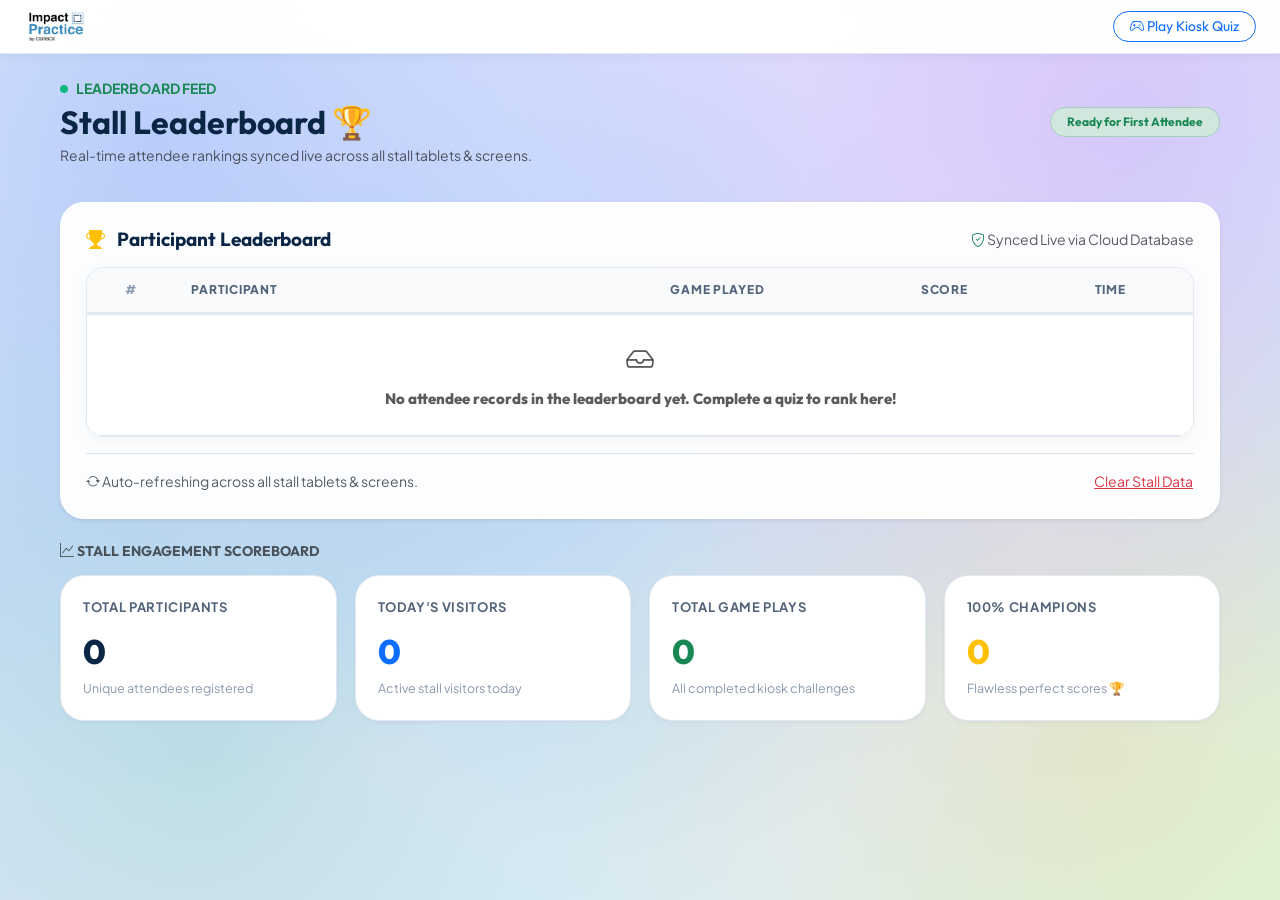
<file: dashboard/dashboard.html>
<!DOCTYPE html>
<html lang="en">
<head>
  <meta charset="UTF-8">
  <meta name="viewport" content="width=device-width, initial-scale=1.0, viewport-fit=cover">
  <title>OPIF Live Dashboard – Impact Practice Stall</title>
  <meta name="theme-color" content="#0b2545">

  <!-- Bootstrap 5 CSS -->
  <link rel="stylesheet" href="https://cdn.jsdelivr.net/npm/bootstrap@5.3.3/dist/css/bootstrap.min.css">
  <!-- Bootstrap Icons -->
  <link rel="stylesheet" href="https://cdn.jsdelivr.net/npm/bootstrap-icons@1.11.3/font/bootstrap-icons.min.css">
  
  <!-- Main Stylesheet -->
  <link rel="stylesheet" href="../css/style.css">
  <style>
    .avatar-circle-sm {
      width: 32px;
      height: 32px;
      border-radius: 50%;
      background: #eff6ff;
      color: #2563eb;
      font-weight: 700;
      font-size: 13px;
      display: inline-flex;
      align-items: center;
      justify-content: center;
      border: 1px solid #bfdbfe;
    }
  </style>
</head>
<body style="background-color: var(--bg-page);">

  <header class="kiosk-header">
    <div class="header-inner">
      <div class="brand-wrapper" onclick="window.location.href='../index.html'" style="cursor: pointer;">
        <img src="../assets/impact-practice-logo.png" alt="Impact Practice Logo" class="logo-main">
      </div>

      <div class="header-pills">
        <a href="../index.html" class="btn btn-outline-primary rounded-pill px-3 py-1 font-heading btn-sm">
          <i class="bi bi-controller"></i> Play Kiosk Quiz
        </a>
      </div>
    </div>
  </header>

  <main class="main-content" style="max-width: 1200px; padding: 24px 20px;">
    
    <div class="dash-header-wrap">
      <div>
        <div class="d-flex align-items-center gap-2 mb-1">
          <span class="live-pulse"></span>
          <span class="text-success fw-bold small text-uppercase letter-spacing-1">Leaderboard Feed</span>
        </div>
        <h1 class="font-heading fw-bold mb-1" style="font-size: 32px; color: var(--brand-navy);">
          Stall Leaderboard 🏆
        </h1>
        <p class="text-muted small mb-0">
          Real-time attendee rankings synced live across all stall tablets & screens.
        </p>
      </div>

      <div class="d-flex align-items-center gap-2">
        <span class="badge bg-success-subtle text-success border border-success-subtle px-3 py-2 rounded-pill font-heading" id="dash-public-badge">
          Leaderboard Active
        </span>
      </div>
    </div>

    <!-- SECTION 1: LEADERBOARD TABLE (TOP - FIRST ON SCREEN) -->
    <div class="kiosk-card p-4 mt-2 mb-4 shadow-sm" style="border-radius: 24px;">
      <div class="d-flex justify-content-between align-items-center mb-3">
        <h4 class="font-heading fw-bold mb-0" style="color: var(--brand-navy); font-size: 19px;">
          <i class="bi bi-trophy-fill text-warning me-2"></i> Participant Leaderboard
        </h4>
        <span class="text-muted small">
          <i class="bi bi-shield-check text-success"></i> Synced Live via Cloud Database
        </span>
      </div>

      <!-- Scrollable Table Container with Sticky Headers (Fits ~20 rows cleanly) -->
      <div class="table-scroll-container">
        <table class="activity-feed-table">
          <thead>
            <tr>
              <th style="width: 8%; text-align: center;">#</th>
              <th style="width: 36%; text-align: left;">Participant</th>
              <th style="width: 26%; text-align: center;">Game Played</th>
              <th style="width: 15%; text-align: center;">Score</th>
              <th style="width: 15%; text-align: center;">Time</th>
            </tr>
          </thead>
          <tbody id="dash-activity-tbody">
            <!-- Injected by dashboard.js with Serial Numbers -->
          </tbody>
        </table>
      </div>

      <div class="d-flex justify-content-between align-items-center mt-3 pt-3 border-top">
        <span class="text-muted small">
          <i class="bi bi-arrow-repeat"></i> Auto-refreshing across all stall tablets & screens.
        </span>
        <button type="button" class="btn btn-link text-danger btn-sm p-0" id="dash-reset-data-btn">
          Clear Stall Data
        </button>
      </div>
    </div>

    <!-- SECTION 2: SCOREBOARD SUMMARY STATS (BOTTOM - BELOW LEADERBOARD) -->
    <div class="mb-2">
      <h5 class="font-heading fw-bold text-muted small text-uppercase letter-spacing-1 mb-2">
        <i class="bi bi-graph-up"></i> Stall Engagement Scoreboard
      </h5>
    </div>

    <div class="dash-stats-grid">
      <div class="dash-stat-card">
        <div class="dash-stat-label">Total Participants</div>
        <div class="dash-stat-value" id="dash-total-participants">0</div>
        <div class="dash-stat-sub">Unique attendees registered</div>
      </div>

      <div class="dash-stat-card">
        <div class="dash-stat-label">Today's Visitors</div>
        <div class="dash-stat-value text-primary" id="dash-today-count">0</div>
        <div class="dash-stat-sub">Active stall visitors today</div>
      </div>

      <div class="dash-stat-card">
        <div class="dash-stat-label">Total Game Plays</div>
        <div class="dash-stat-value text-success" id="dash-total-plays">0</div>
        <div class="dash-stat-sub">All completed kiosk challenges</div>
      </div>

      <div class="dash-stat-card">
        <div class="dash-stat-label">100% Champions</div>
        <div class="dash-stat-value text-warning" id="dash-champions-count">0</div>
        <div class="dash-stat-sub">Flawless perfect scores 🏆</div>
      </div>
    </div>

  </main>

  <script src="../js/firebase-sync.js"></script>
  <script src="../js/data.js"></script>
  <script src="../js/dashboard.js"></script>
  <script>
    document.addEventListener('DOMContentLoaded', () => {
      if (window.opifDashboard) {
        window.opifDashboard.refreshDashboard();
      }
    });
  </script>
</body>
</html>
</file>
<file: css/style.css>
/* ==========================================================================
   OPIF IMPACT PRACTICE QUIZ - MAIN STYLESHEET
   Stall-Ready Interactive Kiosk Design System (Updated with 3 Games)
   ========================================================================== */

@import url('https://fonts.googleapis.com/css2?family=Plus+Jakarta+Sans:wght@400;500;600;700;800&family=Outfit:wght@500;600;700;800;900&display=swap');

:root {
  /* Brand Colors from Impact Practice & CSRBOX */
  --brand-navy: #0b2545;
  --brand-navy-deep: #061529;
  --brand-blue: #1e56a0;
  --brand-blue-bright: #2563eb;
  --brand-cyan: #0284c7;
  --brand-green: #8cc63f;
  --brand-green-deep: #4d7c0f;
  --brand-emerald: #10b981;
  --brand-amber: #f59e0b;
  --brand-purple: #7c3aed;
  --brand-red: #ef4444;

  /* Neutrals & Modern Game Surface */
  --bg-page: #f1f5fd;
  --bg-surface: #ffffff;
  --bg-surface-elevated: #ffffff;
  --bg-subtle: #f8fafc;
  --border-subtle: #e2e8f0;
  --border-strong: #cbd5e1;
  --text-main: #0b1e36;
  --text-muted: #52637a;
  --text-subtle: #8a99ad;

  /* Chain Stage Theming */
  --stage-dowe-color: #1d4ed8;
  --stage-dowe-bg: #eff6ff;
  --stage-dowe-border: #bfdbfe;
  --stage-output-color: #0284c7;
  --stage-output-bg: #f0f9ff;
  --stage-output-border: #bae6fd;
  --stage-outcome-color: #15803d;
  --stage-outcome-bg: #f0fdf4;
  --stage-outcome-border: #bbf7d0;
  --stage-impact-color: #6d28d9;
  --stage-impact-bg: #faf5ff;
  --stage-impact-border: #ddd6fe;

  /* Typography */
  --font-heading: 'Outfit', -apple-system, BlinkMacSystemFont, 'Segoe UI', Roboto, sans-serif;
  --font-body: 'Plus Jakarta Sans', -apple-system, BlinkMacSystemFont, 'Segoe UI', Roboto, sans-serif;

  /* Game Shadows & Depths */
  --shadow-sm: 0 2px 4px rgba(11, 37, 69, 0.04);
  --shadow-md: 0 8px 20px -4px rgba(11, 37, 69, 0.08);
  --shadow-lg: 0 18px 38px -6px rgba(11, 37, 69, 0.12);
  --shadow-xl: 0 24px 50px -10px rgba(11, 37, 69, 0.16);
  --shadow-glow: 0 0 30px rgba(37, 99, 235, 0.28);

  /* Modern Squircles (Anti-Boxy) */
  --radius-sm: 10px;
  --radius-md: 18px;
  --radius-lg: 24px;
  --radius-xl: 32px;
}

/* Base Reset & Setup */
*, *::before, *::after {
  box-sizing: border-box;
}

html, body {
  margin: 0;
  padding: 0;
  min-height: 100vh;
  font-family: var(--font-body);
  background: 
    radial-gradient(circle at 12% 16%, rgba(37, 99, 235, 0.22) 0%, transparent 48%),
    radial-gradient(circle at 88% 14%, rgba(124, 58, 237, 0.20) 0%, transparent 45%),
    radial-gradient(circle at 50% 50%, rgba(14, 165, 233, 0.16) 0%, transparent 52%),
    radial-gradient(circle at 16% 85%, rgba(16, 185, 129, 0.20) 0%, transparent 46%),
    radial-gradient(circle at 85% 82%, rgba(245, 158, 11, 0.18) 0%, transparent 44%),
    linear-gradient(135deg, #e8f0fe 0%, #e0e7ff 26%, #ede9fe 52%, #e0f2fe 76%, #dcfce7 100%);
  background-attachment: fixed;
  color: var(--text-main);
  -webkit-font-smoothing: antialiased;
  -webkit-tap-highlight-color: transparent;
  user-select: none;
  overflow-x: hidden;
  transition: background 0.4s ease;
}

input, textarea, select {
  user-select: text;
}

/* Dynamic Ambient Floating Gradient Orbs */
.kiosk-bg-decoration {
  position: fixed;
  inset: 0;
  pointer-events: none;
  z-index: 0;
  overflow: hidden;
}

.kiosk-bg-decoration::before {
  content: '';
  position: absolute;
  top: -100px;
  right: -60px;
  width: 640px;
  height: 640px;
  background: radial-gradient(circle, rgba(99, 102, 241, 0.26) 0%, rgba(59, 130, 246, 0.12) 55%, transparent 72%);
  border-radius: 50%;
  animation: floatOrb 14s ease-in-out infinite alternate;
}

.kiosk-bg-decoration::after {
  content: '';
  position: absolute;
  bottom: -120px;
  left: -80px;
  width: 680px;
  height: 680px;
  background: radial-gradient(circle, rgba(16, 185, 129, 0.24) 0%, rgba(14, 165, 233, 0.12) 55%, transparent 72%);
  border-radius: 50%;
  animation: floatOrbRev 16s ease-in-out infinite alternate;
}

@keyframes floatOrb {
  0% { transform: translateY(0) scale(1); }
  50% { transform: translateY(35px) scale(1.06); }
  100% { transform: translateY(-20px) scale(0.98); }
}

@keyframes floatOrbRev {
  0% { transform: translateY(0) scale(1); }
  50% { transform: translateY(-35px) scale(1.05); }
  100% { transform: translateY(25px) scale(0.97); }
}

/* Master Kiosk Container */
.app-container {
  position: relative;
  z-index: 1;
  min-height: 100vh;
  display: flex;
  flex-direction: column;
}

/* Header Bar (Frozen / Fixed at Top) */
.kiosk-header {
  background: rgba(255, 255, 255, 0.98);
  backdrop-filter: blur(12px);
  -webkit-backdrop-filter: blur(12px);
  border-bottom: 1px solid var(--border-subtle);
  padding: 12px 24px;
  position: fixed;
  top: 0;
  left: 0;
  right: 0;
  width: 100%;
  height: 72px;
  z-index: 9999;
  box-shadow: 0 2px 10px rgba(0, 0, 0, 0.05);
  display: flex;
  align-items: center;
}

.header-inner {
  width: 100%;
  max-width: 1280px;
  margin: 0 auto;
  display: flex;
  align-items: center;
  justify-content: space-between;
}

.brand-wrapper {
  display: flex;
  align-items: center;
  gap: 16px;
  cursor: pointer;
}

.logo-main {
  height: 48px;
  width: auto;
  object-fit: contain;
  transition: transform 0.2s ease;
}

.logo-main:hover {
  transform: scale(1.02);
}

.header-partner {
  display: flex;
  align-items: center;
  gap: 10px;
  padding-left: 14px;
  border-left: 2px solid var(--border-subtle);
}

.partner-logo {
  height: 28px;
  width: auto;
  object-fit: contain;
  opacity: 0.9;
}

.header-pills {
  display: flex;
  align-items: center;
  gap: 8px;
}

.live-stats-btn {
  display: inline-flex;
  align-items: center;
  gap: 7px;
  background: #ffffff;
  color: var(--brand-navy);
  border: 1.5px solid var(--border-subtle);
  border-radius: 9999px;
  padding: 8px 16px;
  font-size: 13.5px;
  font-weight: 600;
  text-decoration: none;
  transition: all 0.2s ease;
  box-shadow: var(--shadow-sm);
  cursor: pointer;
}

.live-stats-btn:hover {
  background: var(--bg-subtle);
  border-color: var(--brand-blue);
  color: var(--brand-blue);
  transform: translateY(-1px);
}

.live-pulse {
  width: 8px;
  height: 8px;
  background-color: var(--brand-emerald);
  border-radius: 50%;
  animation: pulse-ring 2s infinite;
}

@keyframes pulse-ring {
  0% { transform: scale(0.95); box-shadow: 0 0 0 0 rgba(16, 185, 129, 0.7); }
  70% { transform: scale(1); box-shadow: 0 0 0 6px rgba(16, 185, 129, 0); }
  100% { transform: scale(0.95); box-shadow: 0 0 0 0 rgba(16, 185, 129, 0); }
}

.kiosk-tool-btn {
  width: 40px;
  height: 40px;
  border-radius: 50%;
  border: 1.5px solid var(--border-subtle);
  background: #ffffff;
  color: var(--text-muted);
  display: flex;
  align-items: center;
  justify-content: center;
  cursor: pointer;
  transition: all 0.2s ease;
  font-size: 16px;
}

.kiosk-tool-btn:hover {
  background: var(--bg-subtle);
  color: var(--text-main);
  border-color: var(--border-strong);
}

.participant-badge {
  display: inline-flex;
  align-items: center;
  gap: 8px;
  background: #eff6ff;
  border: 1px solid #bfdbfe;
  color: var(--brand-blue);
  padding: 6px 14px;
  border-radius: 9999px;
  font-size: 13.5px;
  font-weight: 600;
}

/* Main Viewport */
.main-content {
  flex: 1;
  max-width: 1280px;
  width: 100%;
  margin: 72px auto 0;
  padding: 24px;
  display: flex;
  flex-direction: column;
}

/* Screen Transitions */
.screen-view {
  display: none;
  animation: screenFadeIn 0.35s cubic-bezier(0.16, 1, 0.3, 1) forwards;
  width: 100%;
}

.screen-view.active {
  display: block;
}

@keyframes screenFadeIn {
  from {
    opacity: 0;
    transform: translateY(12px) scale(0.99);
  }
  to {
    opacity: 1;
    transform: translateY(0) scale(1);
  }
}

/* Typography Helpers */
.font-heading {
  font-family: var(--font-heading);
}

.headline-hero {
  font-family: var(--font-heading);
  font-size: clamp(34px, 5.5vw, 56px);
  font-weight: 900;
  line-height: 1.1;
  color: var(--brand-navy);
  letter-spacing: -0.02em;
}

.headline-sub {
  font-size: clamp(17px, 2.2vw, 22px);
  color: var(--text-muted);
  line-height: 1.5;
  max-width: 650px;
}

/* Tactile 3D Buttons (Think-Play-Quiz Arcade Feel) */
.btn-kiosk-primary {
  background: linear-gradient(180deg, #2563eb 0%, #1d4ed8 100%);
  color: #ffffff;
  border: none;
  border-radius: 22px;
  padding: 16px 36px;
  font-family: var(--font-heading);
  font-size: 19.5px;
  font-weight: 800;
  letter-spacing: 0.03em;
  box-shadow: 0 6px 0 #1e3a8a, 0 14px 28px rgba(37, 99, 235, 0.35);
  cursor: pointer;
  transition: all 0.15s cubic-bezier(0.2, 0.8, 0.2, 1);
  display: inline-flex;
  align-items: center;
  justify-content: center;
  gap: 12px;
  min-height: 58px;
  text-transform: uppercase;
}

.btn-kiosk-primary:hover {
  transform: translateY(-2px);
  box-shadow: 0 8px 0 #1e3a8a, 0 18px 34px rgba(37, 99, 235, 0.42);
  color: #ffffff;
}

.btn-kiosk-primary:active {
  transform: translateY(4px);
  box-shadow: 0 2px 0 #1e3a8a, 0 6px 14px rgba(37, 99, 235, 0.28);
}

.btn-kiosk-secondary {
  background: #ffffff;
  color: var(--brand-navy);
  border: 2px solid #cbd5e1;
  border-radius: 20px;
  padding: 15px 30px;
  font-family: var(--font-heading);
  font-size: 17.5px;
  font-weight: 800;
  cursor: pointer;
  transition: all 0.15s cubic-bezier(0.2, 0.8, 0.2, 1);
  display: inline-flex;
  align-items: center;
  justify-content: center;
  gap: 10px;
  min-height: 54px;
  box-shadow: 0 5px 0 #94a3b8, 0 10px 22px rgba(11, 37, 69, 0.06);
}

.btn-kiosk-secondary:hover {
  background: #f8fafc;
  border-color: var(--brand-blue);
  color: var(--brand-blue);
  transform: translateY(-2px);
  box-shadow: 0 7px 0 #64748b, 0 14px 26px rgba(11, 37, 69, 0.1);
}

.btn-kiosk-secondary:active {
  transform: translateY(4px);
  box-shadow: 0 1px 0 #64748b, 0 4px 10px rgba(11, 37, 69, 0.05);
}

/* Glass Squircles (Anti-Boxy Game Cards) */
.kiosk-card {
  background: rgba(255, 255, 255, 0.95);
  backdrop-filter: blur(20px);
  -webkit-backdrop-filter: blur(20px);
  border: 2px solid rgba(255, 255, 255, 0.85);
  border-radius: 28px;
  padding: clamp(24px, 4vw, 44px);
  box-shadow: 0 20px 45px -8px rgba(11, 37, 69, 0.12), 0 0 0 1px rgba(203, 213, 225, 0.4);
  position: relative;
}

/* ==========================================================================
   SCREEN 1: WELCOME SCREEN
   ========================================================================== */
.welcome-container {
  max-width: 980px;
  margin: 10px auto 30px;
  text-align: center;
}

.welcome-hero-card {
  background: linear-gradient(180deg, rgba(255, 255, 255, 0.98) 0%, rgba(248, 250, 252, 0.93) 100%);
  backdrop-filter: blur(20px);
  -webkit-backdrop-filter: blur(20px);
  border: 1px solid rgba(226, 232, 240, 0.8);
  border-radius: 32px;
  padding: clamp(32px, 5vw, 56px) clamp(20px, 4vw, 50px);
  box-shadow: 0 24px 55px -10px rgba(11, 37, 69, 0.13), 0 0 0 1px rgba(226, 232, 240, 0.5);
  position: relative;
  overflow: hidden;
}

.welcome-logo-large {
  max-height: 85px;
  width: auto;
  object-fit: contain;
  margin-bottom: 24px;
  filter: drop-shadow(0 4px 10px rgba(0, 0, 0, 0.05));
}

.hero-pill-badge {
  display: inline-flex;
  align-items: center;
  gap: 8px;
  background: rgba(140, 198, 63, 0.15);
  border: 1px solid rgba(140, 198, 63, 0.4);
  color: var(--brand-green-deep);
  font-size: 14px;
  font-weight: 700;
  text-transform: uppercase;
  letter-spacing: 0.08em;
  padding: 6px 18px;
  border-radius: 9999px;
  margin-bottom: 18px;
}

.welcome-features {
  display: grid;
  grid-template-columns: repeat(auto-fit, minmax(260px, 1fr));
  gap: 16px;
  margin: 30px 0 38px;
  text-align: left;
}

.feature-mini-card {
  background: #ffffff;
  border: 1.5px solid var(--border-subtle);
  border-radius: var(--radius-md);
  padding: 18px;
  display: flex;
  align-items: flex-start;
  gap: 14px;
  box-shadow: var(--shadow-sm);
  transition: all 0.2s ease;
}

.feature-mini-card:hover {
  border-color: var(--brand-blue-bright);
  transform: translateY(-2px);
  box-shadow: var(--shadow-md);
}

.feature-icon-box {
  width: 44px;
  height: 44px;
  border-radius: 12px;
  background: #eff6ff;
  color: var(--brand-blue);
  display: flex;
  align-items: center;
  justify-content: center;
  font-size: 20px;
  flex-shrink: 0;
}

.feature-title {
  font-weight: 700;
  font-size: 15.5px;
  margin-bottom: 3px;
  color: var(--brand-navy);
}

.feature-desc {
  font-size: 13px;
  color: var(--text-muted);
  line-height: 1.4;
}

/* ==========================================================================
   SCREEN 2: PARTICIPANT DETAILS
   ========================================================================== */
.form-screen-wrap {
  max-width: 600px;
  margin: 15px auto;
}

.form-header-area {
  text-align: center;
  margin-bottom: 24px;
}

.form-input-group {
  margin-bottom: 26px;
  position: relative;
}

.form-input-group .invalid-feedback {
  position: absolute;
  bottom: -20px;
  left: 0;
  font-size: 12.5px;
  font-weight: 600;
  color: #dc2626;
  margin: 0;
  line-height: 1.2;
}

.form-input-group:has(.input-hint) {
  margin-bottom: 32px;
}

.form-input-group:has(.input-hint) .invalid-feedback {
  bottom: -36px;
}

.form-label-kiosk {
  display: flex;
  align-items: center;
  justify-content: space-between;
  font-size: 15px;
  font-weight: 700;
  color: var(--brand-navy);
  margin-bottom: 8px;
}

.badge-required {
  color: #dc2626;
  font-size: 12px;
  font-weight: 600;
}

.badge-optional {
  color: var(--text-subtle);
  font-size: 12px;
  font-weight: 500;
}

.input-kiosk {
  width: 100%;
  min-height: 56px;
  padding: 14px 18px;
  font-size: 16.5px;
  font-family: var(--font-body);
  border: 2px solid var(--border-subtle);
  border-radius: var(--radius-md);
  background: #ffffff;
  color: var(--text-main);
  transition: all 0.2s ease;
}

.input-kiosk:focus {
  outline: none;
  border-color: var(--brand-blue-bright);
  box-shadow: 0 0 0 4px rgba(37, 99, 235, 0.12);
}

.input-kiosk.is-invalid {
  border-color: #ef4444;
  background-color: #fffaf0;
}

.input-hint {
  font-size: 12.5px;
  color: var(--text-muted);
  margin-top: 5px;
}

/* Organization Type Radio Pill Cards (Profit vs Non-Profit) */
.org-radio-group {
  display: grid;
  grid-template-columns: 1fr 1fr;
  gap: 14px;
  margin-top: 6px;
}

.org-radio-card {
  background: #ffffff;
  border: 2px solid var(--border-subtle);
  border-radius: 20px;
  padding: 16px 20px;
  display: flex;
  align-items: center;
  gap: 14px;
  cursor: pointer;
  transition: all 0.2s cubic-bezier(0.16, 1, 0.3, 1);
  box-shadow: var(--shadow-sm);
  user-select: none;
}

.org-radio-card input {
  display: none;
}

.org-radio-card:hover {
  border-color: var(--brand-blue-bright);
  transform: translateY(-2px);
  box-shadow: var(--shadow-md);
}

.org-radio-card.active {
  border-color: var(--brand-blue-bright);
  background: linear-gradient(145deg, #eff6ff 0%, #dbeafe 100%);
  box-shadow: 0 6px 18px rgba(37, 99, 235, 0.18);
  transform: translateY(-1px);
}

.org-radio-icon {
  width: 44px;
  height: 44px;
  border-radius: 14px;
  background: #f1f5f9;
  color: var(--brand-navy);
  display: flex;
  align-items: center;
  justify-content: center;
  font-size: 22px;
  transition: all 0.2s ease;
}

.org-radio-card.active .org-radio-icon {
  background: var(--brand-blue-bright);
  color: #ffffff;
}

.org-radio-text {
  flex: 1;
}

.org-radio-text strong {
  font-size: 16px;
  font-weight: 800;
  color: var(--brand-navy);
  display: block;
}

.org-radio-check {
  font-size: 20px;
  color: #cbd5e1;
  transition: all 0.2s ease;
}

.org-radio-card.active .org-radio-check {
  color: var(--brand-blue-bright);
}

.privacy-notice-box {
  background: var(--bg-subtle);
  border-radius: var(--radius-sm);
  padding: 12px 16px;
  display: flex;
  align-items: center;
  gap: 12px;
  font-size: 13px;
  color: var(--text-muted);
  margin-bottom: 24px;
}

/* ==========================================================================
   SCREEN 3: GAME SELECTION SCREEN (4 GAMES IN 2x2 GRID - ZERO SCROLL ON IPAD)
   ========================================================================== */
.selection-container {
  max-width: 1040px;
  margin: 0 auto;
  text-align: center;
}

.game-cards-grid {
  display: grid;
  grid-template-columns: repeat(2, 1fr) !important;
  gap: 16px;
  margin: 18px 0 10px;
}

.game-choice-card {
  background: #ffffff;
  border: 2px solid var(--border-subtle);
  border-radius: 22px;
  padding: 18px 20px;
  text-align: left;
  cursor: pointer;
  position: relative;
  overflow: hidden;
  transition: all 0.22s cubic-bezier(0.16, 1, 0.3, 1);
  display: flex;
  flex-direction: column;
  justify-content: space-between;
  min-height: 210px;
  box-shadow: 0 8px 20px -4px rgba(11, 37, 69, 0.08);
}

.game-choice-card::before {
  content: '';
  position: absolute;
  top: 0;
  left: 0;
  right: 0;
  height: 6px;
  background: var(--card-accent, var(--brand-blue));
  transition: height 0.2s ease;
}

.game-choice-card:hover {
  transform: translateY(-4px);
  border-color: var(--card-accent, var(--brand-blue));
  box-shadow: 0 16px 32px -6px rgba(11, 37, 69, 0.14), var(--shadow-glow);
}

.game-choice-card:hover::before {
  height: 7px;
}

.game-choice-card:active {
  transform: scale(0.99);
}

.card-theme-trivia {
  --card-accent: #2563eb;
}

.card-theme-chain {
  --card-accent: #8cc63f;
}

.card-theme-csrcheck {
  --card-accent: #7c3aed;
}

.card-theme-sdg {
  --card-accent: #ea580c;
}

.card-theme-sdg .game-card-icon-wrap {
  background: #fff7ed;
  color: #ea580c;
}

.game-card-badge {
  display: inline-flex;
  align-items: center;
  gap: 5px;
  font-size: 11px;
  font-weight: 700;
  text-transform: uppercase;
  letter-spacing: 0.08em;
  padding: 4px 10px;
  border-radius: 9999px;
  background: var(--bg-subtle);
  color: var(--text-muted);
  margin-bottom: 8px;
  width: fit-content;
}

.game-card-icon-wrap {
  width: 44px;
  height: 44px;
  border-radius: 12px;
  display: flex;
  align-items: center;
  justify-content: center;
  font-size: 22px;
  margin-bottom: 10px;
}

.card-theme-trivia .game-card-icon-wrap {
  background: #eff6ff;
  color: #2563eb;
}

.card-theme-chain .game-card-icon-wrap {
  background: #f0fdf4;
  color: #16a34a;
}

.card-theme-csrcheck .game-card-icon-wrap {
  background: #faf5ff;
  color: #7c3aed;
}

.game-card-title {
  font-family: var(--font-heading);
  font-size: 19px;
  font-weight: 800;
  color: var(--brand-navy);
  margin-bottom: 6px;
}

.game-card-text {
  font-size: 13px;
  color: var(--text-muted);
  line-height: 1.35;
  margin-bottom: 12px;
  flex: 1;
}

.game-card-footer {
  display: flex;
  align-items: center;
  justify-content: space-between;
  padding-top: 10px;
  border-top: 1px solid var(--border-subtle);
}

.game-meta-tag {
  font-size: 12px;
  font-weight: 600;
  color: var(--text-muted);
}

.game-play-arrow {
  width: 32px;
  height: 32px;
  border-radius: 50%;
  background: var(--bg-subtle);
  display: flex;
  align-items: center;
  justify-content: center;
  font-size: 15px;
  color: var(--brand-navy);
  transition: all 0.2s ease;
}

.game-choice-card:hover .game-play-arrow {
  background: var(--card-accent, var(--brand-blue));
  color: #ffffff;
  transform: translateX(4px);
}

/* ==========================================================================
   SCREEN 3: CHOOSE YOUR CHALLENGE (Custom Visual Design matching Reference)
   ========================================================================== */
.selection-container {
  max-width: 1100px;
  margin: 0 auto;
  text-align: center;
  padding: 10px 16px 20px;
}

.selection-header-wrap {
  text-align: center;
  margin-bottom: 20px;
}

.selection-step-pill {
  display: inline-block;
  background: #e1f0fe;
  color: #1b5ebb;
  font-family: var(--font-heading);
  font-weight: 700;
  font-size: 13px;
  padding: 4px 18px;
  border-radius: 9999px;
  margin-bottom: 10px;
  letter-spacing: 0.02em;
  border: 1px solid rgba(27, 94, 187, 0.15);
}

.selection-title-v2 {
  font-family: var(--font-heading);
  font-weight: 800;
  font-size: 38px;
  color: #0c1a30;
  margin-bottom: 6px;
  letter-spacing: -0.01em;
  line-height: 1.2;
}

.challenge-text-highlight {
  position: relative;
  display: inline-block;
  color: #2264e6;
  white-space: nowrap;
}

.curve-underline-svg {
  position: absolute;
  left: 0;
  bottom: -6px;
  width: 100%;
  height: 14px;
  pointer-events: none;
}

.selection-subheading-v2 {
  color: #5b6c84;
  font-size: 15px;
  line-height: 1.5;
  max-width: 640px;
  margin: 0 auto;
}

.game-cards-grid-v2 {
  display: grid;
  grid-template-columns: repeat(2, 1fr);
  gap: 20px;
  max-width: 1020px;
  margin: 0 auto;
  width: 100%;
  align-items: stretch;
}

.game-choice-card-v2 {
  background: transparent;
  border-radius: 20px;
  border: none;
  padding: 0;
  margin: 0;
  cursor: pointer;
  transition: transform 0.26s cubic-bezier(0.16, 1, 0.3, 1);
  position: relative;
  display: block;
  user-select: none;
  outline: none;
  box-shadow: none;
}

.game-choice-card-v2:hover {
  transform: translateY(-5px) scale(1.015);
}

.game-choice-card-v2:hover .challenge-card-img {
  box-shadow: 0 16px 36px rgba(11, 37, 69, 0.16);
}

.game-choice-card-v2:active {
  transform: translateY(-2px) scale(0.99);
}

.challenge-card-img {
  width: 100%;
  height: auto;
  display: block;
  object-fit: contain;
  pointer-events: none;
  border-radius: 20px;
  box-shadow: 0 6px 20px rgba(11, 37, 69, 0.08);
  transition: box-shadow 0.26s ease;
}

@media (max-width: 768px) {
  .game-cards-grid-v2 {
    grid-template-columns: 1fr;
    gap: 16px;
  }
  .selection-title-v2 {
    font-size: 30px;
  }
}

/* ==========================================================================
   LEADERBOARD GAME BADGES (High Contrast, Never Blank)
   ========================================================================== */
.badge-game-trivia {
  background-color: #eff6ff !important;
  color: #1d4ed8 !important;
  border: 1.5px solid #bfdbfe !important;
  font-weight: 700;
}

.badge-game-chain {
  background-color: #ecfdf5 !important;
  color: #047857 !important;
  border: 1.5px solid #a7f3d0 !important;
  font-weight: 700;
}

.badge-game-csrcheck {
  background-color: #faf5ff !important;
  color: #7e22ce !important;
  border: 1.5px solid #e9d5ff !important;
  font-weight: 700;
}

.badge-game-sdg {
  background-color: #fff7ed !important;
  color: #c2410c !important;
  border: 1.5px solid #fed7aa !important;
  font-weight: 700;
}

.badge-game-default {
  background-color: #f1f5f9 !important;
  color: #334155 !important;
  border: 1.5px solid #cbd5e1 !important;
  font-weight: 700;
}

.bg-purple-subtle {
  background-color: #faf5ff !important;
}

.text-purple {
  color: #7e22ce !important;
}

.border-purple-subtle {
  border-color: #e9d5ff !important;
}


/* ==========================================================================
   STAKEHOLDER PILLS (Distinct Attractive Branded Theme)
   ========================================================================== */
.stakeholder-pills {
  display: flex;
  flex-wrap: wrap;
  gap: 8px;
  margin-top: 6px;
}

.sh-pill {
  font-size: 12.5px;
  font-weight: 600;
  padding: 5px 12px;
  border-radius: 9999px;
  display: inline-flex;
  align-items: center;
  gap: 5px;
  box-shadow: 0 1px 2px rgba(0, 0, 0, 0.03);
  transition: transform 0.15s ease;
}

.sh-pill strong {
  font-weight: 800;
  text-transform: uppercase;
  font-size: 11px;
  letter-spacing: 0.04em;
  opacity: 0.9;
}

/* Funder / Corporate: Deep Impact Blue */
.sh-pill-funder {
  background: #eff6ff;
  border: 1.5px solid #93c5fd;
  color: #1e40af;
}

/* Implementing NGO / Civil Society: CSRBOX Leaf Green */
.sh-pill-ngo {
  background: #f0fdf4;
  border: 1.5px solid #86efac;
  color: #15803d;
}

/* Government / Dept / Panchayats: Warm Amber / Gold */
.sh-pill-govt {
  background: #fffbeb;
  border: 1.5px solid #fde68a;
  color: #b45309;
}

/* Community / School / Beneficiaries: Royal Purple */
.sh-pill-community {
  background: #faf5ff;
  border: 1.5px solid #d8b4fe;
  color: #6b21a8;
}

/* Default Fallback */
.sh-pill-default {
  background: #f1f5f9;
  border: 1.5px solid #cbd5e1;
  color: #334155;
}

/* ==========================================================================
   SCREEN: BUILD THE CHAIN (Options AT THE TOP, Chain BELOW)
   ========================================================================== */
.chain-board-wrap {
  max-width: 1100px;
  margin: 0 auto;
}

.chain-prog-compact-header {
  background: #ffffff;
  border: 1.5px solid var(--border-subtle);
  border-radius: var(--radius-lg);
  padding: 18px 24px;
  margin-bottom: 20px;
  display: flex;
  align-items: center;
  justify-content: space-between;
  gap: 16px;
  box-shadow: var(--shadow-sm);
}

/* TOP OPTIONS BANK */
.top-options-bank {
  background: #ffffff;
  border: 2px solid #bfdbfe;
  border-radius: var(--radius-lg);
  padding: 20px;
  margin-bottom: 24px;
  box-shadow: var(--shadow-md);
  position: relative;
}

.bank-header-title {
  display: flex;
  align-items: center;
  justify-content: space-between;
  margin-bottom: 14px;
  padding-bottom: 10px;
  border-bottom: 1px solid var(--border-subtle);
}

.bank-cards-grid {
  display: grid;
  grid-template-columns: repeat(auto-fit, minmax(230px, 1fr));
  gap: 12px;
}

/* The Draggable / Tappable Card */
.chain-movable-card {
  background: #ffffff;
  border: 2px solid var(--border-subtle);
  border-radius: var(--radius-md);
  padding: 14px 16px;
  cursor: grab;
  transition: all 0.2s cubic-bezier(0.16, 1, 0.3, 1);
  box-shadow: var(--shadow-sm);
  display: flex;
  flex-direction: column;
  justify-content: space-between;
  gap: 10px;
  width: 100%;
}

.chain-movable-card:hover {
  border-color: var(--brand-blue-bright);
  box-shadow: var(--shadow-md);
  transform: translateY(-2px);
}

.chain-movable-card:active {
  cursor: grabbing;
}

.chain-movable-card.dragging {
  opacity: 0.4;
  transform: scale(0.96);
}

.chain-movable-card.selected-tap {
  border-color: var(--brand-blue-bright);
  box-shadow: 0 0 0 4px rgba(37, 99, 235, 0.25);
  background: #f8faff;
}

.card-text-content {
  font-size: 14.5px;
  font-weight: 600;
  line-height: 1.45;
  color: var(--text-main);
}

.card-touch-controls {
  display: flex;
  align-items: center;
  justify-content: space-between;
  gap: 6px;
  margin-top: 4px;
  padding-top: 6px;
  border-top: 1px dashed var(--border-subtle);
}

.card-touch-btn {
  background: var(--bg-subtle);
  border: 1px solid var(--border-subtle);
  border-radius: 6px;
  padding: 4px 10px;
  font-size: 12px;
  font-weight: 700;
  color: var(--brand-navy);
  cursor: pointer;
  display: inline-flex;
  align-items: center;
  gap: 4px;
}

.card-touch-btn:hover {
  background: var(--brand-blue);
  color: #ffffff;
  border-color: var(--brand-blue);
}

/* 4 Rungs Drop Zones Layout */
.chain-slots-column {
  display: flex;
  flex-direction: column;
  gap: 12px;
  margin-bottom: 24px;
}

.chain-slot-row {
  display: flex;
  align-items: stretch;
  gap: 14px;
  position: relative;
}

.rung-badge-col {
  width: 140px;
  flex-shrink: 0;
  border-radius: var(--radius-md);
  padding: 12px 14px;
  display: flex;
  flex-direction: column;
  justify-content: center;
  font-weight: 700;
  transition: all 0.2s ease;
}

.rung-stage-dowe {
  background: var(--stage-dowe-bg);
  border: 1.5px solid var(--stage-dowe-border);
  color: var(--stage-dowe-color);
}

.rung-stage-output {
  background: var(--stage-output-bg);
  border: 1.5px solid var(--stage-output-border);
  color: var(--stage-output-color);
}

.rung-stage-outcome {
  background: var(--stage-outcome-bg);
  border: 1.5px solid var(--stage-outcome-border);
  color: var(--stage-outcome-color);
}

.rung-stage-impact {
  background: var(--stage-impact-bg);
  border: 1.5px solid var(--stage-impact-border);
  color: var(--stage-impact-color);
}

.rung-badge-title {
  font-family: var(--font-heading);
  font-size: 15px;
  font-weight: 800;
  letter-spacing: 0.04em;
}

.rung-badge-sub {
  font-size: 11.5px;
  opacity: 0.85;
  margin-top: 2px;
}

.chain-drop-target {
  flex: 1;
  min-height: 84px;
  background: #ffffff;
  border: 2px dashed var(--border-strong);
  border-radius: var(--radius-md);
  padding: 8px;
  display: flex;
  align-items: center;
  justify-content: center;
  transition: all 0.2s ease;
  position: relative;
}

.chain-drop-target.drag-over {
  border-color: var(--brand-blue-bright);
  background: #eff6ff;
  transform: scale(1.01);
}

.chain-drop-target.is-filled {
  border-style: solid;
  border-color: var(--border-subtle);
  background: transparent;
  padding: 0;
}

.empty-slot-placeholder {
  font-size: 14px;
  font-weight: 600;
  color: var(--text-subtle);
  display: flex;
  align-items: center;
  gap: 8px;
  pointer-events: none;
}

.chain-connector-arrow {
  display: flex;
  align-items: center;
  justify-content: center;
  margin: -4px 0 -4px 60px;
  color: var(--brand-cyan);
  font-size: 20px;
  line-height: 1;
}

/* SUBMITTED VERIFICATION TAGS (Right Side Badges) */
.badge-slot-status {
  position: absolute;
  right: 14px;
  top: 14px;
  padding: 6px 14px;
  border-radius: 9999px;
  font-size: 12.5px;
  font-weight: 700;
  display: inline-flex;
  align-items: center;
  gap: 6px;
  box-shadow: var(--shadow-sm);
  z-index: 5;
  animation: fadeInRight 0.3s cubic-bezier(0.16, 1, 0.3, 1) forwards;
}

@keyframes fadeInRight {
  from { opacity: 0; transform: translateX(10px); }
  to { opacity: 1; transform: translateX(0); }
}

.badge-slot-status.correct {
  background: #ecfdf5;
  color: #065f46;
  border: 1.5px solid #10b981;
}

.badge-slot-status.wrong {
  background: #fef2f2;
  color: #991b1b;
  border: 1.5px solid #ef4444;
}

.chain-drop-target.state-correct {
  border-color: #10b981 !important;
  background: #f0fdf4 !important;
}

.chain-drop-target.state-wrong {
  border-color: #ef4444 !important;
  background: #fef2f2 !important;
}

/* CHAIN SUMMARY BAR */
.chain-summary-feedback {
  background: #ffffff;
  border: 2px solid var(--border-subtle);
  border-radius: var(--radius-lg);
  padding: 20px 24px;
  margin-top: 20px;
  display: flex;
  align-items: center;
  justify-content: space-between;
  gap: 20px;
  box-shadow: var(--shadow-md);
  animation: fadeIn 0.3s ease;
}

/* BONUS INDICATOR QUESTION SCREEN */
.indicator-step-container {
  max-width: 860px;
  margin: 10px auto;
  animation: fadeIn 0.35s ease;
}

.indicator-option-card {
  background: #ffffff;
  border: 2px solid var(--border-subtle);
  border-radius: var(--radius-lg);
  padding: 20px 24px;
  cursor: pointer;
  transition: all 0.2s cubic-bezier(0.16, 1, 0.3, 1);
  display: flex;
  align-items: flex-start;
  gap: 16px;
  text-align: left;
  box-shadow: var(--shadow-sm);
  margin-bottom: 14px;
}

.indicator-option-card:hover {
  border-color: var(--brand-blue-bright);
  transform: translateY(-2px);
  box-shadow: var(--shadow-md);
}

.indicator-option-card.selected-correct {
  border-color: #10b981 !important;
  background: #f0fdf4 !important;
}

.indicator-option-card.selected-wrong {
  border-color: #ef4444 !important;
  background: #fef2f2 !important;
}

/* ==========================================================================
   QUIZ & CSR CHECK STYLES
   ========================================================================== */
.quiz-container {
  max-width: 860px;
  margin: 10px auto;
}

.quiz-header-bar {
  display: flex;
  align-items: center;
  justify-content: space-between;
  margin-bottom: 20px;
}

.quiz-progress-text {
  font-size: 15px;
  font-weight: 700;
  color: var(--brand-blue);
  text-transform: uppercase;
  letter-spacing: 0.05em;
}

.quiz-progress-track {
  width: 100%;
  height: 8px;
  background: var(--border-subtle);
  border-radius: 9999px;
  overflow: hidden;
  margin-bottom: 28px;
}

.quiz-progress-fill {
  height: 100%;
  background: linear-gradient(90deg, var(--brand-blue) 0%, var(--brand-green) 100%);
  border-radius: 9999px;
  transition: width 0.35s ease;
}

.question-box {
  background: #ffffff;
  border: 2px solid var(--border-subtle);
  border-radius: var(--radius-xl);
  padding: clamp(26px, 4vw, 38px);
  margin-bottom: 24px;
  box-shadow: var(--shadow-md);
}

.question-label {
  font-size: 13px;
  font-weight: 700;
  text-transform: uppercase;
  letter-spacing: 0.08em;
  color: var(--brand-cyan);
  margin-bottom: 10px;
}

.question-title {
  font-family: var(--font-heading);
  font-size: clamp(20px, 3vw, 25px);
  font-weight: 700;
  line-height: 1.35;
  color: var(--brand-navy);
  margin: 0;
}

.options-list {
  display: flex;
  flex-direction: column;
  gap: 14px;
}

.option-btn {
  background: #ffffff;
  border: 2px solid var(--border-subtle);
  border-radius: var(--radius-lg);
  padding: 18px 22px;
  font-family: var(--font-body);
  font-size: 16.5px;
  font-weight: 600;
  color: var(--text-main);
  text-align: left;
  cursor: pointer;
  display: flex;
  align-items: center;
  gap: 18px;
  transition: all 0.2s cubic-bezier(0.16, 1, 0.3, 1);
  min-height: 64px;
  box-shadow: var(--shadow-sm);
}

.option-btn:hover {
  border-color: var(--brand-blue-bright);
  background-color: #f8faff;
  transform: translateY(-2px);
  box-shadow: var(--shadow-md);
}

.option-badge {
  width: 36px;
  height: 36px;
  border-radius: 10px;
  background: var(--bg-subtle);
  border: 1.5px solid var(--border-subtle);
  display: flex;
  align-items: center;
  justify-content: center;
  font-size: 15px;
  font-weight: 800;
  color: var(--brand-navy);
  flex-shrink: 0;
  transition: all 0.2s ease;
}

.option-text {
  flex: 1;
  line-height: 1.4;
}

.option-btn.correct-state {
  border-color: #10b981 !important;
  background: #ecfdf5 !important;
  color: #065f46 !important;
}

.option-btn.correct-state .option-badge {
  background: #10b981 !important;
  color: #ffffff !important;
  border-color: #10b981 !important;
}

.option-btn.wrong-state {
  border-color: #ef4444 !important;
  background: #fef2f2 !important;
  color: #991b1b !important;
  opacity: 0.8;
}

.option-btn.wrong-state .option-badge {
  background: #ef4444 !important;
  color: #ffffff !important;
  border-color: #ef4444 !important;
}

/* ==========================================================================
   GAME 3: CSR OR NOT-CSR? SIDE-BY-SIDE DUO (COLUMN-WISE, ZERO SCROLL)
   ========================================================================== */
.options-grid-duo {
  display: grid;
  grid-template-columns: 1fr 1fr;
  gap: 20px;
  margin: 22px 0 16px;
}

.csr-battle-card {
  min-height: 110px;
  border-radius: 22px !important;
  display: flex !important;
  flex-direction: column !important;
  align-items: center !important;
  justify-content: center !important;
  text-align: center !important;
  padding: 18px 16px !important;
  cursor: pointer !important;
  transition: all 0.15s cubic-bezier(0.2, 0.8, 0.2, 1) !important;
  position: relative;
  user-select: none;
}

.csr-btn-yes {
  background: linear-gradient(145deg, #ffffff 0%, #ecfdf5 100%) !important;
  border: 3px solid #10b981 !important;
  color: #065f46 !important;
  box-shadow: 0 6px 0 #059669, 0 12px 24px rgba(16, 185, 129, 0.22) !important;
}

.csr-btn-yes:hover {
  transform: translateY(-3px) !important;
  box-shadow: 0 9px 0 #059669, 0 18px 30px rgba(16, 185, 129, 0.32) !important;
  background: #d1fae5 !important;
}

.csr-btn-yes:active {
  transform: translateY(4px) !important;
  box-shadow: 0 2px 0 #059669, 0 6px 12px rgba(16, 185, 129, 0.2) !important;
}

.csr-btn-no {
  background: linear-gradient(145deg, #ffffff 0%, #fef2f2 100%) !important;
  border: 3px solid #ef4444 !important;
  color: #991b1b !important;
  box-shadow: 0 6px 0 #b91c1c, 0 12px 24px rgba(239, 68, 68, 0.22) !important;
}

.csr-btn-no:hover {
  transform: translateY(-3px) !important;
  box-shadow: 0 9px 0 #b91c1c, 0 18px 30px rgba(239, 68, 68, 0.32) !important;
  background: #fee2e2 !important;
}

.csr-btn-no:active {
  transform: translateY(4px) !important;
  box-shadow: 0 2px 0 #b91c1c, 0 6px 12px rgba(239, 68, 68, 0.2) !important;
}

.csr-battle-badge {
  width: 44px;
  height: 44px;
  border-radius: 14px;
  display: flex;
  align-items: center;
  justify-content: center;
  font-size: 24px;
  font-weight: 900;
  margin-bottom: 8px;
}

.badge-yes {
  background: #10b981;
  color: #ffffff;
  box-shadow: 0 4px 12px rgba(16, 185, 129, 0.4);
}

.badge-no {
  background: #ef4444;
  color: #ffffff;
  box-shadow: 0 4px 12px rgba(239, 68, 68, 0.4);
}

.csr-battle-text {
  font-family: var(--font-heading);
  font-size: 20px;
  font-weight: 800;
  letter-spacing: 0.01em;
}

/* ==========================================================================
   GAME 4: GUESS THE SDG (Official UN Global Goal Visual Challenge)
   ========================================================================== */
.sdg-featured-display-card {
  border-radius: 22px;
  padding: 16px 24px;
  display: flex;
  flex-direction: column;
  align-items: center;
  justify-content: center;
  text-align: center;
  box-shadow: 0 10px 25px rgba(0, 0, 0, 0.12);
  position: relative;
  overflow: hidden;
  transition: all 0.3s ease;
  min-height: 175px;
  margin-bottom: 14px;
  animation: scaleUp 0.3s ease;
}

.sdg-tile-badge {
  background: rgba(255, 255, 255, 0.22);
  backdrop-filter: blur(8px);
  -webkit-backdrop-filter: blur(8px);
  color: #ffffff;
  font-family: var(--font-heading);
  font-size: 11px;
  font-weight: 800;
  letter-spacing: 0.1em;
  padding: 3px 12px;
  border-radius: 9999px;
  border: 1px solid rgba(255, 255, 255, 0.35);
  margin-bottom: 6px;
  text-transform: uppercase;
}

.sdg-tile-emblem {
  filter: drop-shadow(0 6px 16px rgba(0, 0, 0, 0.26));
  margin: 6px 0;
  display: flex;
  align-items: center;
  justify-content: center;
}

.sdg-tile-emblem svg {
  width: 96px;
  height: 96px;
  max-width: 96px;
  max-height: 96px;
  border-radius: 14px;
}

.sdg-tile-clue {
  color: rgba(255, 255, 255, 0.95);
  font-family: var(--font-heading);
  font-size: 14.5px;
  font-weight: 700;
  display: inline-flex;
  align-items: center;
  gap: 6px;
  letter-spacing: 0.01em;
  margin: 0;
}

.options-grid-2x2 {
  display: grid;
  grid-template-columns: 1fr 1fr;
  gap: 10px;
  margin: 10px 0;
}

.sdg-option-btn {
  min-height: 48px;
  padding: 10px 16px !important;
  border-radius: 14px !important;
  display: flex;
  align-items: center;
  gap: 12px;
  background: #ffffff;
  border: 1.5px solid var(--border-subtle);
  box-shadow: var(--shadow-sm);
  transition: all 0.2s ease;
}

.sdg-option-btn .option-badge {
  width: 28px;
  height: 28px;
  font-size: 13px;
  border-radius: 8px;
  flex-shrink: 0;
}

.sdg-option-btn .option-text {
  font-size: 14px;
  font-weight: 600;
  line-height: 1.35;
  color: var(--text-main);
}

.quiz-explanation-box {
  background: #f0fdf4;
  border: 1px solid #bbf7d0;
  border-radius: 14px;
  padding: 10px 16px;
  font-size: 13.5px;
  line-height: 1.45;
  color: #166534;
  margin-top: 10px;
  display: flex;
  align-items: flex-start;
  gap: 10px;
  animation: fadeIn 0.25s ease;
}

/* ==========================================================================
   ZCZP MODAL STYLES
   ========================================================================== */
.zczp-modal-overlay {
  position: fixed;
  inset: 0;
  background: rgba(11, 37, 69, 0.7);
  backdrop-filter: blur(8px);
  z-index: 1050;
  display: none;
  align-items: center;
  justify-content: center;
  padding: 20px;
}

.zczp-modal-card {
  background: #ffffff;
  border-radius: var(--radius-xl);
  max-width: 780px;
  width: 100%;
  max-height: 85vh;
  overflow-y: auto;
  padding: clamp(24px, 4vw, 36px);
  box-shadow: var(--shadow-xl);
  position: relative;
  animation: scaleUp 0.3s ease;
}

@keyframes scaleUp {
  from { opacity: 0; transform: scale(0.95); }
  to { opacity: 1; transform: scale(1); }
}

/* ==========================================================================
   ORGANIZER GAME TOGGLE SWITCHES
   ========================================================================== */
.game-toggle-item {
  display: flex;
  align-items: center;
  justify-content: space-between;
  padding: 14px 18px;
  background: #ffffff;
  border: 1.5px solid var(--border-subtle);
  border-radius: var(--radius-md);
  margin-bottom: 10px;
}

.switch-kiosk {
  position: relative;
  display: inline-block;
  width: 52px;
  height: 28px;
}

.switch-kiosk input {
  opacity: 0;
  width: 0;
  height: 0;
}

.slider-kiosk {
  position: absolute;
  cursor: pointer;
  inset: 0;
  background-color: #cbd5e1;
  transition: .3s;
  border-radius: 34px;
}

.slider-kiosk:before {
  position: absolute;
  content: "";
  height: 22px;
  width: 22px;
  left: 3px;
  bottom: 3px;
  background-color: white;
  transition: .3s;
  border-radius: 50%;
  box-shadow: 0 2px 4px rgba(0, 0, 0, 0.2);
}

input:checked + .slider-kiosk {
  background-color: #10b981;
}

input:checked + .slider-kiosk:before {
  transform: translateX(24px);
}

/* ==========================================================================
   SECTORS & PROGRAMMES LIST
   ========================================================================== */
.sectors-grid {
  display: grid;
  grid-template-columns: repeat(auto-fill, minmax(180px, 1fr));
  gap: 16px;
  margin-top: 14px;
}

.sector-card {
  background: #ffffff;
  border: 2px solid var(--border-subtle);
  border-radius: var(--radius-lg);
  padding: 22px 18px;
  cursor: pointer;
  display: flex;
  flex-direction: column;
  gap: 14px;
  text-align: left;
  transition: all 0.22s cubic-bezier(0.16, 1, 0.3, 1);
  box-shadow: var(--shadow-sm);
  min-height: 148px;
}

.sector-card:hover {
  border-color: var(--brand-blue-bright);
  transform: translateY(-4px);
  box-shadow: var(--shadow-lg);
}

.sector-icon-wrap {
  width: 48px;
  height: 48px;
  border-radius: 14px;
  background: #eff6ff;
  color: var(--brand-blue);
  display: flex;
  align-items: center;
  justify-content: center;
}

.sector-icon-svg {
  width: 26px;
  height: 26px;
  fill: none;
  stroke: currentColor;
  stroke-width: 2;
  stroke-linecap: round;
  stroke-linejoin: round;
}

.sector-name {
  font-family: var(--font-heading);
  font-weight: 700;
  font-size: 16px;
  line-height: 1.25;
  color: var(--brand-navy);
  margin: 0;
}

.sector-count {
  font-size: 12.5px;
  color: var(--text-muted);
  font-weight: 600;
  display: flex;
  align-items: center;
  gap: 4px;
}

.programmes-list {
  display: flex;
  flex-direction: column;
  gap: 16px;
  margin-top: 14px;
}

.programme-card {
  background: #ffffff;
  border: 2px solid var(--border-subtle);
  border-radius: var(--radius-lg);
  padding: 24px 28px;
  cursor: pointer;
  text-align: left;
  transition: all 0.2s cubic-bezier(0.16, 1, 0.3, 1);
  display: flex;
  flex-direction: column;
  gap: 10px;
  box-shadow: var(--shadow-sm);
}

.programme-card:hover {
  border-color: var(--brand-green);
  transform: translateY(-2px);
  box-shadow: var(--shadow-md);
}

.programme-title {
  font-family: var(--font-heading);
  font-size: 19px;
  font-weight: 800;
  color: var(--brand-navy);
  margin: 0;
}

.programme-blurb {
  font-size: 14.5px;
  color: var(--text-muted);
  line-height: 1.45;
  margin: 0;
}

/* ==========================================================================
   RESULT SCREEN (Score Out of 5 / 3, Celebrations, Sleek Badges)
   ========================================================================== */
.result-card-wrap {
  max-width: 580px;
  margin: 12px auto 24px;
  width: 100%;
}

.celebration-box {
  background: #ffffff;
  border: 1px solid rgba(226, 232, 240, 0.9) !important;
  border-radius: 28px;
  padding: 32px 28px 28px;
  text-align: center;
  box-shadow: 0 20px 45px -10px rgba(11, 37, 69, 0.12);
  position: relative;
  overflow: hidden;
  transition: all 0.3s ease;
}

.trophy-visual {
  width: 76px;
  height: 76px;
  border-radius: 50%;
  display: flex !important;
  align-items: center;
  justify-content: center;
  margin: 0 auto 14px !important;
  font-size: 38px;
  box-shadow: 0 10px 24px rgba(0, 0, 0, 0.08);
  animation: bounceIn 0.6s cubic-bezier(0.16, 1, 0.3, 1) forwards;
}

@keyframes bounceIn {
  0% { transform: scale(0.3); opacity: 0; }
  50% { transform: scale(1.1); }
  70% { transform: scale(0.95); }
  100% { transform: scale(1); opacity: 1; }
}

.result-badge-top {
  display: inline-flex !important;
  align-items: center;
  justify-content: center;
  gap: 8px;
  font-family: var(--font-heading);
  font-size: 12.5px;
  font-weight: 800;
  letter-spacing: 0.08em;
  text-transform: uppercase;
  padding: 5px 16px;
  border-radius: 9999px;
  margin: 0 auto 16px !important;
}

.result-score-callout {
  display: flex;
  align-items: baseline;
  justify-content: center;
  gap: 4px;
  margin-bottom: 8px;
}

.score-num {
  font-family: var(--font-heading);
  font-size: clamp(54px, 8vw, 76px);
  font-weight: 900;
  line-height: 1;
  color: var(--brand-navy);
}

.score-denom {
  font-family: var(--font-heading);
  font-size: 28px;
  font-weight: 700;
  color: var(--text-subtle);
}

.result-title {
  font-family: var(--font-heading);
  font-size: clamp(24px, 4vw, 32px);
  font-weight: 900;
  color: var(--brand-navy);
  margin-bottom: 8px;
}

.result-message {
  font-size: 15px;
  color: var(--text-muted);
  line-height: 1.5;
  max-width: 480px;
  margin: 0 auto 24px;
}

.result-action-btns {
  display: flex;
  flex-direction: column;
  gap: 12px;
  max-width: 420px;
  margin: 0 auto;
}

/* Champion State Glow */
.celebration-box.state-champion {
  border: 1px solid rgba(251, 191, 36, 0.6) !important;
  box-shadow: 0 20px 50px -10px rgba(245, 158, 11, 0.22);
}

.celebration-box.state-champion .trophy-visual {
  background: linear-gradient(135deg, #fbbf24 0%, #f59e0b 100%) !important;
  color: #78350f !important;
  box-shadow: 0 10px 24px rgba(245, 158, 11, 0.35);
}

.celebration-box.state-champion .result-badge-top {
  background: #fef3c7 !important;
  color: #b45309 !important;
  border: 1px solid #fde68a !important;
}

/* Good State Glow */
.celebration-box.state-good {
  border: 1px solid rgba(16, 185, 129, 0.5) !important;
  box-shadow: 0 20px 50px -10px rgba(16, 185, 129, 0.2);
}

.celebration-box.state-good .trophy-visual {
  background: linear-gradient(135deg, #10b981 0%, #059669 100%) !important;
  color: #ffffff !important;
  box-shadow: 0 10px 24px rgba(16, 185, 129, 0.3);
}

.celebration-box.state-good .result-badge-top {
  background: #ecfdf5 !important;
  color: #065f46 !important;
  border: 1px solid #a7f3d0 !important;
}

/* Support State Glow ("Keep Building") */
.celebration-box.state-support {
  border: 1px solid rgba(99, 102, 241, 0.35) !important;
  box-shadow: 0 20px 50px -10px rgba(99, 102, 241, 0.16);
}

.celebration-box.state-support .trophy-visual {
  background: linear-gradient(135deg, #6366f1 0%, #4f46e5 100%) !important;
  color: #ffffff !important;
  box-shadow: 0 10px 24px rgba(79, 70, 229, 0.28);
}

.celebration-box.state-support .result-badge-top {
  background: #eef2ff !important;
  color: #4338ca !important;
  border: 1px solid #c7d2fe !important;
}

/* ==========================================================================
   DASHBOARD STYLES
   ========================================================================== */
.dash-header-wrap {
  display: flex;
  align-items: center;
  justify-content: space-between;
  margin-bottom: 28px;
  flex-wrap: wrap;
  gap: 16px;
}

.dash-stats-grid {
  display: grid;
  grid-template-columns: repeat(auto-fit, minmax(200px, 1fr));
  gap: 18px;
  margin-bottom: 30px;
}

.dash-stat-card {
  background: #ffffff;
  border: 1.5px solid var(--border-subtle);
  border-radius: var(--radius-lg);
  padding: 22px;
  box-shadow: var(--shadow-sm);
  display: flex;
  flex-direction: column;
  justify-content: space-between;
}

.dash-stat-label {
  font-size: 13px;
  font-weight: 700;
  text-transform: uppercase;
  letter-spacing: 0.05em;
  color: var(--text-muted);
}

.dash-stat-value {
  font-family: var(--font-heading);
  font-size: 34px;
  font-weight: 800;
  color: var(--brand-navy);
  margin: 8px 0 2px;
}

.dash-stat-sub {
  font-size: 12.5px;
  color: var(--text-subtle);
}

.table-scroll-container {
  max-height: 520px;
  overflow-y: auto;
  border-radius: 18px;
  border: 1.5px solid var(--border-subtle);
  background: #ffffff;
  box-shadow: 0 4px 16px rgba(0, 0, 0, 0.04);
  position: relative;
}

.table-scroll-container::-webkit-scrollbar {
  width: 6px;
}

.table-scroll-container::-webkit-scrollbar-track {
  background: #f1f5f9;
  border-radius: 8px;
}

.table-scroll-container::-webkit-scrollbar-thumb {
  background: #cbd5e1;
  border-radius: 8px;
}

.table-scroll-container::-webkit-scrollbar-thumb:hover {
  background: #94a3b8;
}

.activity-feed-table {
  width: 100%;
  table-layout: fixed !important;
  border-collapse: separate;
  border-spacing: 0;
}

.activity-feed-table thead tr {
  background: #f8fafc;
}

.activity-feed-table th {
  position: sticky !important;
  top: 0 !important;
  z-index: 10 !important;
  background: #f8fafc !important;
  font-size: 12px;
  font-weight: 800;
  text-transform: uppercase;
  letter-spacing: 0.06em;
  color: var(--text-muted);
  padding: 13px 14px;
  border-bottom: 2px solid var(--border-subtle);
  box-shadow: 0 1px 0 var(--border-subtle);
  box-sizing: border-box;
}

.activity-feed-table td {
  padding: 13px 14px;
  border-bottom: 1px solid var(--border-subtle);
  font-size: 14px;
  color: var(--text-main);
  background: #ffffff;
  vertical-align: middle;
  box-sizing: border-box;
}

/* Col 1: Serial Number # (Center aligned) */
.activity-feed-table th:nth-child(1),
.activity-feed-table td:nth-child(1) {
  text-align: center !important;
  width: 8% !important;
  font-weight: 800;
  color: var(--text-subtle);
}

/* Col 2: Participant (Left aligned) */
.activity-feed-table th:nth-child(2),
.activity-feed-table td:nth-child(2) {
  text-align: left !important;
  width: 36% !important;
  padding-left: 16px !important;
}

/* Col 3: Game Played (Center aligned) */
.activity-feed-table th:nth-child(3),
.activity-feed-table td:nth-child(3) {
  text-align: center !important;
  width: 26% !important;
  padding-left: 6px !important;
  padding-right: 6px !important;
}

/* Col 4: Score (Center aligned) */
.activity-feed-table th:nth-child(4),
.activity-feed-table td:nth-child(4) {
  text-align: center !important;
  width: 15% !important;
  padding-left: 6px !important;
  padding-right: 6px !important;
}

/* Col 5: Time (Center aligned) */
.activity-feed-table th:nth-child(5),
.activity-feed-table td:nth-child(5) {
  text-align: center !important;
  width: 15% !important;
  padding-right: 14px !important;
}

.activity-feed-table th:first-child {
  border-top-left-radius: 16px;
}

.activity-feed-table th:last-child {
  border-top-right-radius: 16px;
}

.activity-feed-table tr:hover td {
  background: #f8faff;
}

/* Fullscreen Canvas for Confetti / Fireworks */
#confetti-canvas {
  position: fixed;
  inset: 0;
  width: 100%;
  height: 100%;
  pointer-events: none;
  z-index: 9999;
}

/* ==========================================================================
   RESPONSIVE DESIGN (LAPTOP VS TABLET TUNING)
   ========================================================================== */

/* Laptop & Desktop (Horizontal screens: fits full quiz vertically without scrolling) */
@media (min-width: 992px) {
  .kiosk-header {
    height: 54px;
    padding: 6px 24px;
  }

  .logo-main {
    height: 38px;
  }

  .partner-logo {
    height: 24px;
  }

  .main-content {
    margin-top: 54px;
    padding: 10px 24px 16px;
    max-width: 1100px;
  }

  .quiz-container {
    max-width: 800px;
    margin: 0 auto;
    border: none !important;
    box-shadow: none !important;
    background: transparent !important;
  }

  .quiz-header-bar {
    margin-bottom: 8px;
  }

  .quiz-progress-text {
    font-size: 13.5px;
  }

  .quiz-progress-track {
    height: 5px;
    margin-bottom: 10px;
  }

  .sdg-featured-display-card {
    padding: 10px 18px;
    min-height: 115px;
    margin-bottom: 10px;
    border-radius: 18px;
  }

  .sdg-tile-badge {
    padding: 2px 10px;
    font-size: 10.5px;
    margin-bottom: 6px;
  }

  .sdg-tile-emblem svg {
    width: 76px;
    height: 76px;
    max-width: 76px;
    max-height: 76px;
    margin-bottom: 4px;
  }

  .sdg-tile-clue {
    font-size: 14px;
  }

  .options-grid-2x2 {
    gap: 10px;
    margin: 8px 0;
  }

  .sdg-option-btn {
    min-height: 46px;
    padding: 8px 14px !important;
    font-size: 14px !important;
    border-radius: 12px !important;
  }

  .sdg-option-btn .option-badge {
    width: 28px;
    height: 28px;
    font-size: 13px;
  }

  .quiz-explanation-box {
    padding: 8px 14px;
    margin-top: 8px;
    font-size: 13px;
    line-height: 1.4;
    border-radius: 12px;
  }

  #sdg-next-container {
    margin-top: 8px !important;
  }

  .btn-kiosk-primary {
    min-height: 42px;
    padding: 8px 22px;
    font-size: 14.5px;
  }
}

/* Tablet (iPad Mini, iPad Air, 768px-991px touch screens) */
@media (min-width: 601px) and (max-width: 991px) {
  .kiosk-header {
    height: 62px;
    padding: 8px 20px;
  }

  .logo-main {
    height: 42px;
  }

  .partner-logo {
    height: 26px;
  }

  .main-content {
    margin-top: 62px;
    padding: 14px 20px;
  }

  .quiz-container {
    max-width: 720px;
    margin: 0 auto;
    border: none !important;
    box-shadow: none !important;
    background: transparent !important;
  }

  .quiz-header-bar {
    margin-bottom: 12px;
  }

  .quiz-progress-track {
    height: 7px;
    margin-bottom: 14px;
  }

  .sdg-featured-display-card {
    padding: 16px 20px;
    min-height: 140px;
    margin-bottom: 14px;
    border-radius: 22px;
  }

  .sdg-tile-badge {
    padding: 4px 12px;
    font-size: 11px;
    margin-bottom: 8px;
  }

  .sdg-tile-emblem svg {
    width: 86px;
    height: 86px;
    max-width: 86px;
    max-height: 86px;
    margin-bottom: 6px;
  }

  .sdg-tile-clue {
    font-size: 15px;
  }

  .options-grid-2x2 {
    display: grid;
    grid-template-columns: 1fr 1fr;
    gap: 12px;
    margin: 12px 0;
  }

  .sdg-option-btn {
    min-height: 52px;
    padding: 12px 16px !important;
    font-size: 15px !important;
    border-radius: 16px !important;
  }

  .sdg-option-btn .option-badge {
    width: 32px;
    height: 32px;
    font-size: 14px;
  }

  .quiz-explanation-box {
    padding: 10px 16px;
    margin-top: 12px;
    font-size: 13.5px;
    line-height: 1.45;
  }

  #sdg-next-container {
    margin-top: 12px !important;
  }

  .game-cards-grid {
    grid-template-columns: repeat(2, 1fr) !important;
    gap: 14px !important;
  }
}

/* Mobile Phones (width <= 600px) */
@media (max-width: 600px) {
  .header-partner {
    display: none;
  }

  .kiosk-header {
    height: 56px;
    padding: 6px 14px;
  }

  .logo-main {
    height: 32px;
  }

  .header-pills {
    gap: 6px;
  }

  .live-stats-btn {
    padding: 6px 10px;
    font-size: 13px;
    gap: 4px;
  }

  .participant-badge {
    padding: 4px 10px;
    font-size: 12px;
    max-width: 110px;
    white-space: nowrap;
    overflow: hidden;
    text-overflow: ellipsis;
  }

  .kiosk-tool-btn {
    width: 34px;
    height: 34px;
    font-size: 14px;
  }

  .main-content {
    margin-top: 56px;
    padding: 10px 12px 24px;
  }

  /* Kiosk Card & Registration Form (Step 1 of 2) */
  .kiosk-card {
    padding: 20px 16px;
    border-radius: 20px;
  }

  .form-screen-wrap {
    margin: 8px auto;
  }

  .form-header-area {
    margin-bottom: 18px;
  }

  .form-header-area h2 {
    font-size: 22px !important;
  }

  /* Prevent "Non-Profit" overflow on mobile screens */
  .org-radio-group {
    grid-template-columns: 1fr;
    gap: 10px;
  }

  .org-radio-card {
    padding: 12px 16px;
    border-radius: 16px;
    min-width: 0;
    gap: 12px;
  }

  .org-radio-icon {
    width: 38px;
    height: 38px;
    font-size: 18px;
    border-radius: 12px;
    flex-shrink: 0;
  }

  .org-radio-text {
    font-size: 15px;
    flex: 1;
  }

  /* Game Selection Screen (Step 2 of 2) */
  .selection-container {
    padding: 6px 0 20px;
  }

  .selection-title-v2 {
    font-size: 24px;
  }

  .selection-subheading-v2 {
    font-size: 13.5px;
    padding: 0 4px;
    margin-bottom: 4px;
  }

  .game-cards-grid-v2 {
    grid-template-columns: 1fr;
    gap: 14px;
    padding: 0;
  }

  .game-choice-card-v2 {
    border-radius: 20px;
  }

  .challenge-card-img {
    border-radius: 20px;
  }

  /* Chain Simulation (Build the Chain) */
  .chain-prog-compact-header {
    flex-direction: column;
    align-items: flex-start;
    gap: 10px;
  }

  .chain-slot-row {
    flex-direction: column;
    gap: 8px;
  }

  .rung-badge-col {
    width: 100%;
    flex-direction: row;
    justify-content: space-between;
    align-items: center;
    padding: 8px 12px;
    border-radius: 12px;
  }

  .rung-badge-sub {
    margin-top: 0;
    font-size: 12px;
  }

  .chain-drop-target {
    min-height: 72px;
    padding: 8px;
  }

  .top-options-bank {
    padding: 12px;
    margin-bottom: 16px;
  }

  .bank-cards-grid {
    grid-template-columns: 1fr;
    gap: 8px;
  }

  /* Welcome Screen Hero */
  .welcome-hero-card {
    padding: 24px 16px;
    border-radius: 22px;
  }

  .welcome-logo-large {
    max-height: 60px;
    margin-bottom: 16px;
  }

  .headline-hero {
    font-size: 26px;
  }

  .welcome-features {
    grid-template-columns: 1fr;
    gap: 12px;
    margin: 20px 0 24px;
  }

  .feature-mini-card {
    padding: 14px;
  }

  /* Quiz Option Grids */
  .options-grid-2x2 {
    grid-template-columns: 1fr;
    gap: 10px;
  }

  .sdg-option-btn {
    min-height: 48px;
    padding: 10px 14px !important;
  }

  .game-cards-grid {
    grid-template-columns: 1fr !important;
  }

  .options-grid-duo {
    gap: 12px;
    margin: 16px 0 12px;
  }

  .csr-battle-card {
    min-height: 94px;
    padding: 12px 10px !important;
  }

  .csr-battle-badge {
    width: 38px;
    height: 38px;
    font-size: 20px;
    margin-bottom: 6px;
  }

  /* Results Screen */
  .result-actions-row {
    flex-direction: column;
    gap: 10px;
  }

  .result-actions-row .btn-kiosk {
    width: 100%;
  }
}

/* ==========================================================================
   DRIBBLE REACTIVE ANSWER REFLECTIONS & COLOR GLOWS (BORDERLESS)
   ========================================================================== */
body.body-reflect-correct {
  background: 
    radial-gradient(circle at 50% 25%, rgba(16, 185, 129, 0.45) 0%, transparent 65%),
    radial-gradient(circle at 15% 80%, rgba(5, 150, 105, 0.3) 0%, transparent 55%),
    linear-gradient(135deg, #d1fae5 0%, #a7f3d0 35%, #6ee7b7 70%, #34d399 100%) !important;
  transition: background 0.35s ease !important;
}

body.body-reflect-wrong {
  background: 
    radial-gradient(circle at 50% 25%, rgba(239, 68, 68, 0.4) 0%, transparent 65%),
    radial-gradient(circle at 85% 80%, rgba(220, 38, 38, 0.28) 0%, transparent 55%),
    linear-gradient(135deg, #fee2e2 0%, #fecaca 35%, #fca5a5 70%, #f87171 100%) !important;
  transition: background 0.35s ease !important;
}

.quiz-container {
  border: none !important;
  outline: none !important;
  box-shadow: none !important;
  background: transparent !important;
  transition: box-shadow 0.35s ease;
}

/* STRICTLY NO BORDER ON CONTAINERS (Removes green and red screen borders) */
.quiz-container.reflect-correct,
.quiz-container.reflect-wrong {
  border: none !important;
  outline: none !important;
  box-shadow: none !important;
  transform: none !important;
}

#screen-sdg[data-goal="5"] .quiz-container,
#screen-sdg[data-goal="6"] .quiz-container,
#screen-sdg[data-goal="13"] .quiz-container {
  border: none !important;
  box-shadow: none !important;
}

@keyframes shakeCard {
  0%, 100% { transform: translateX(0); }
  20%, 60% { transform: translateX(-6px); }
  40%, 80% { transform: translateX(6px); }
}

.shake-card {
  animation: shakeCard 0.35s ease-in-out !important;
}
</file>
